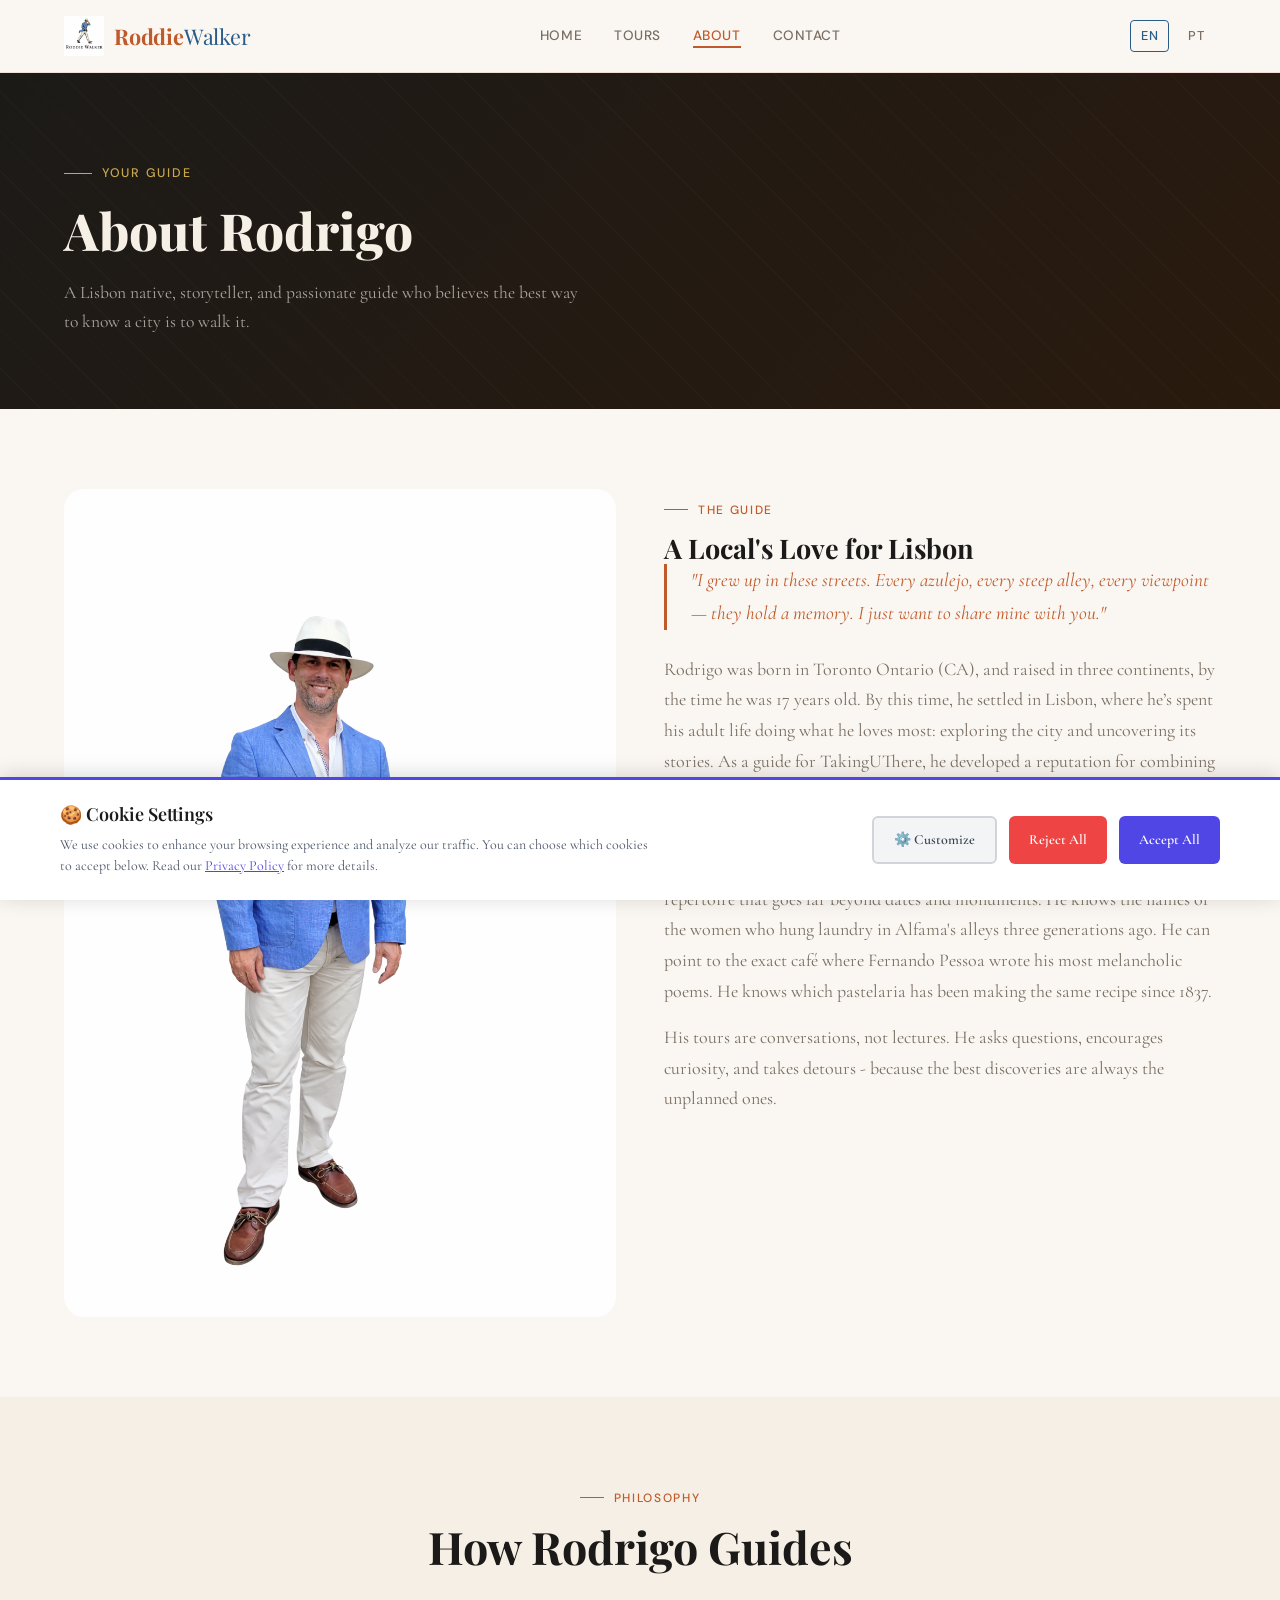
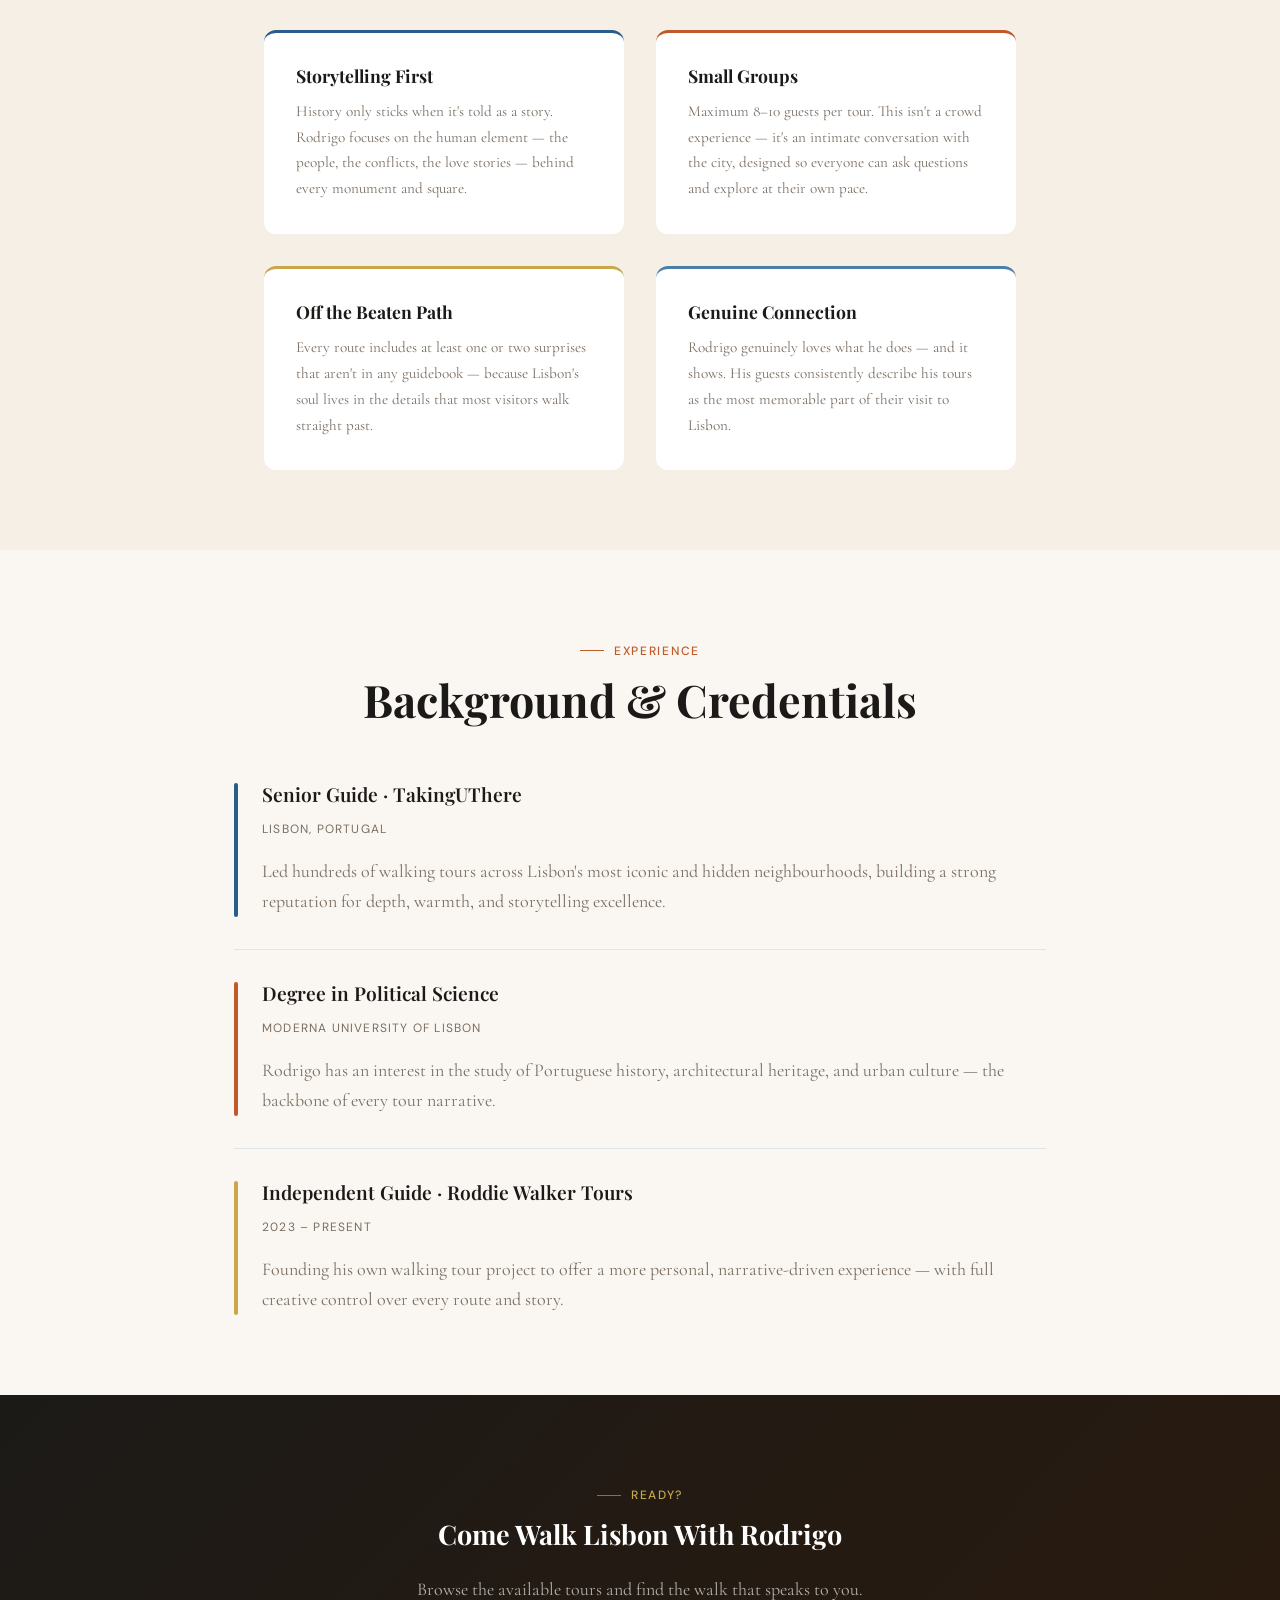
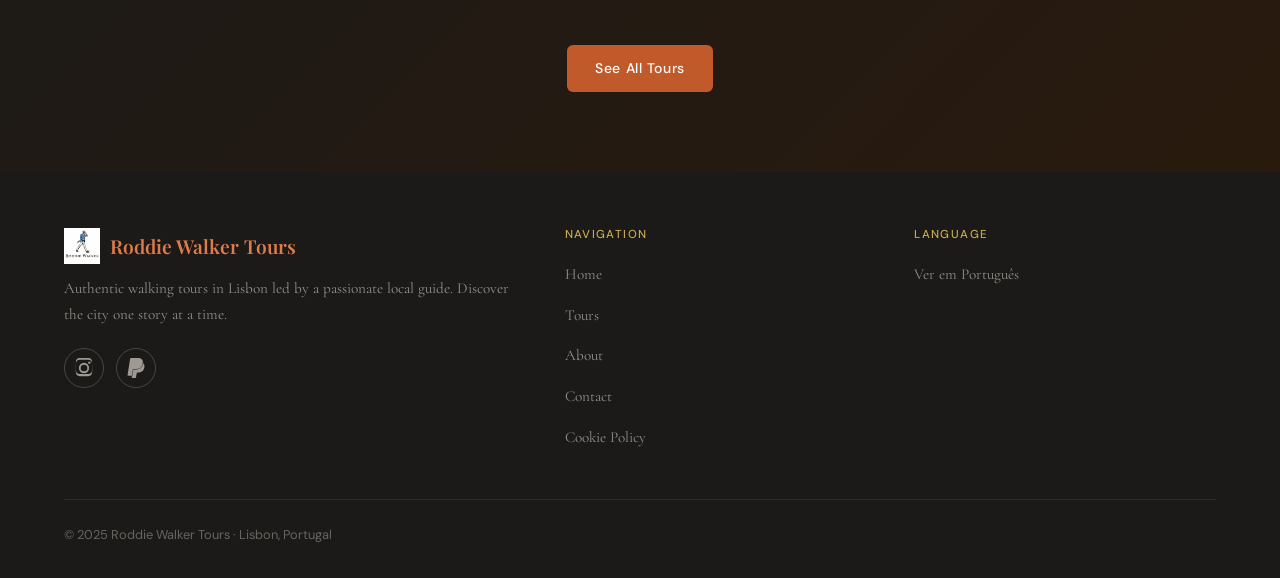
<file: en/about.html>
<!DOCTYPE html>
<html lang="en">
<head>
  <meta charset="UTF-8" />
  <meta name="viewport" content="width=device-width, initial-scale=1.0" />
  <title>About — Roddie Walker Tours Lisbon</title>
  <meta name="description" content="Meet Rodrigo, your local guide in Lisbon. Learn about his background, philosophy, and passion for storytelling through walking tours." />
  <link rel="icon" type="image/png" href="/assets/logo/favicon_512.png" />
  <link rel="stylesheet" href="/assets/css/styles.css" />
  <link rel="stylesheet" href="/assets/css/cookie-consent.css" />
</head>
<body>

  <header class="site-header">
    <nav class="nav container">
      <a href="/en/index.html" class="nav__logo-img">
        <img src="/assets/logo/favicon_512.png" alt="Roddie Walker Tours Logo" />
        <span class="nav__logo-text">Roddie<span>Walker</span></span>
      </a>

      <ul class="nav__links">
        <li><a href="/en/index.html">Home</a></li>
        <li><a href="/en/tours.html">Tours</a></li>
        <li><a href="/en/about.html" class="active">About</a></li>
        <li><a href="/en/contact.html">Contact</a></li>
      </ul>

      <div class="nav__lang">
        <a href="/en/about.html" class="active">EN</a>
        <a href="/pt/about.html">PT</a>
      </div>

      <button class="nav__toggle" id="nav-toggle" aria-label="Menu">
        <span></span><span></span><span></span>
      </button>
    </nav>

    <div id="nav-mobile" class="nav__mobile container">
      <ul class="nav__links">
        <li><a href="/en/index.html">Home</a></li>
        <li><a href="/en/tours.html">Tours</a></li>
        <li><a href="/en/about.html">About</a></li>
        <li><a href="/en/contact.html">Contact</a></li>
      </ul>
      <div class="nav__lang">
        <a href="/en/about.html" class="active">EN</a>
        <a href="/pt/about.html">PT</a>
      </div>
    </div>
  </header>

  <section class="page-hero">
    <div class="container page-hero__content">
      <p class="page-hero__eyebrow">Your Guide</p>
      <h1 class="page-hero__title">About Rodrigo</h1>
      <p class="page-hero__subtitle">A Lisbon native, storyteller, and passionate guide who believes the best way to know a city is to walk it.</p>
    </div>
  </section>

  <section class="section">
    <div class="container">
      <div class="about-grid">
        <div>
          <img src="/assets/photos/Rod-photo.png" alt="Rodrigo, your local guide in Lisbon" style="width:100%; height:auto; border-radius:var(--radius-lg); object-fit:cover;" />
        </div>
        <div class="about-text">
          <span class="eyebrow">The Guide</span>
          <h2>A Local's Love for Lisbon</h2>
          <blockquote>"I grew up in these streets. Every azulejo, every steep alley, every viewpoint — they hold a memory. I just want to share mine with you."</blockquote>
          <p>Rodrigo was born in Toronto Ontario (CA), and raised in three continents, by the time he was 17 years old. By this time, he settled in Lisbon, where he’s spent his adult life doing what he loves most: exploring the city and uncovering its stories. As a guide for TakingUThere, he developed a reputation for combining deep historical knowledge with genuine warmth and a storyteller's instinct for what makes history come alive.</p>
          <p>He studied Political Science in Lisbon, and has spent years building a repertoire that goes far beyond dates and monuments. He knows the names of the women who hung laundry in Alfama's alleys three generations ago. He can point to the exact café where Fernando Pessoa wrote his most melancholic poems. He knows which pastelaria has been making the same recipe since 1837.</p>
          <p>His tours are conversations, not lectures. He asks questions, encourages curiosity, and takes detours - because the best discoveries are always the unplanned ones.</p>
        </div>
      </div>
    </div>
  </section>

  <section class="section bg-cream">
    <div class="container" style="max-width:800px;">
      <div class="section-header">
        <span class="eyebrow">Philosophy</span>
        <h2>How Rodrigo Guides</h2>
      </div>
      <div style="display:grid;grid-template-columns:1fr 1fr;gap:2rem;">
        <div style="background:white;padding:2rem;border-radius:var(--radius-md);border-top:3px solid var(--azulejo);">
          <h3 style="font-family:var(--ff-display);font-size:1.1rem;margin-bottom:0.8rem;">Storytelling First</h3>
          <p style="font-size:0.95rem;color:var(--stone);margin:0;">History only sticks when it's told as a story. Rodrigo focuses on the human element — the people, the conflicts, the love stories — behind every monument and square.</p>
        </div>
        <div style="background:white;padding:2rem;border-radius:var(--radius-md);border-top:3px solid var(--terracotta);">
          <h3 style="font-family:var(--ff-display);font-size:1.1rem;margin-bottom:0.8rem;">Small Groups</h3>
          <p style="font-size:0.95rem;color:var(--stone);margin:0;">Maximum 8–10 guests per tour. This isn't a crowd experience — it's an intimate conversation with the city, designed so everyone can ask questions and explore at their own pace.</p>
        </div>
        <div style="background:white;padding:2rem;border-radius:var(--radius-md);border-top:3px solid var(--gold);">
          <h3 style="font-family:var(--ff-display);font-size:1.1rem;margin-bottom:0.8rem;">Off the Beaten Path</h3>
          <p style="font-size:0.95rem;color:var(--stone);margin:0;">Every route includes at least one or two surprises that aren't in any guidebook — because Lisbon's soul lives in the details that most visitors walk straight past.</p>
        </div>
        <div style="background:white;padding:2rem;border-radius:var(--radius-md);border-top:3px solid var(--azulejo-lt);">
          <h3 style="font-family:var(--ff-display);font-size:1.1rem;margin-bottom:0.8rem;">Genuine Connection</h3>
          <p style="font-size:0.95rem;color:var(--stone);margin:0;">Rodrigo genuinely loves what he does — and it shows. His guests consistently describe his tours as the most memorable part of their visit to Lisbon.</p>
        </div>
      </div>
    </div>
  </section>

  <section class="section">
    <div class="container" style="max-width:860px;">
      <div class="section-header">
        <span class="eyebrow">Experience</span>
        <h2>Background &amp; Credentials</h2>
      </div>
      <div style="display:flex;flex-direction:column;gap:2rem;">
        <div style="display:flex;gap:1.5rem;align-items:flex-start;padding-bottom:2rem;border-bottom:1px solid rgba(74,127,181,0.15);">
          <div style="width:4px;background:var(--azulejo);flex-shrink:0;align-self:stretch;border-radius:2px;"></div>
          <div>
            <h4 style="color:var(--charcoal);font-family:var(--ff-display);font-size:1.2rem;font-weight:600;margin-bottom:0.4rem;">Senior Guide · TakingUThere</h4>
            <span style="font-family:var(--ff-ui);font-size:0.75rem;color:var(--stone);letter-spacing:0.1em;text-transform:uppercase;">Lisbon, Portugal</span>
            <p style="margin-top:0.8rem;color:var(--stone);">Led hundreds of walking tours across Lisbon's most iconic and hidden neighbourhoods, building a strong reputation for depth, warmth, and storytelling excellence.</p>
          </div>
        </div>
        <div style="display:flex;gap:1.5rem;align-items:flex-start;padding-bottom:2rem;border-bottom:1px solid rgba(74,127,181,0.15);">
          <div style="width:4px;background:var(--terracotta);flex-shrink:0;align-self:stretch;border-radius:2px;"></div>
          <div>
            <h4 style="color:var(--charcoal);font-family:var(--ff-display);font-size:1.2rem;font-weight:600;margin-bottom:0.4rem;">Degree in Political Science</h4>
            <span style="font-family:var(--ff-ui);font-size:0.75rem;color:var(--stone);letter-spacing:0.1em;text-transform:uppercase;">Moderna University of Lisbon</span>
            <p style="margin-top:0.8rem;color:var(--stone);">Rodrigo has an interest in the study of Portuguese history, architectural heritage, and urban culture — the backbone of every tour narrative.</p>
          </div>
        </div>
        <div style="display:flex;gap:1.5rem;align-items:flex-start;">
          <div style="width:4px;background:var(--gold);flex-shrink:0;align-self:stretch;border-radius:2px;"></div>
          <div>
            <h4 style="color:var(--charcoal);font-family:var(--ff-display);font-size:1.2rem;font-weight:600;margin-bottom:0.4rem;">Independent Guide · Roddie Walker Tours</h4>
            <span style="font-family:var(--ff-ui);font-size:0.75rem;color:var(--stone);letter-spacing:0.1em;text-transform:uppercase;">2023 – Present</span>
            <p style="margin-top:0.8rem;color:var(--stone);">Founding his own walking tour project to offer a more personal, narrative-driven experience — with full creative control over every route and story.</p>
          </div>
        </div>
      </div>
    </div>
  </section>

  <section class="tile-accent-section">
    <div class="container" style="text-align:center;">
      <span class="eyebrow" style="color:var(--gold);">Ready?</span>
      <h2 style="color:white;max-width:500px;margin:0 auto 24px;">Come Walk Lisbon With Rodrigo</h2>
      <p style="color:rgba(255,255,255,0.65);max-width:460px;margin:0 auto 40px;">Browse the available tours and find the walk that speaks to you.</p>
      <a href="/en/tours.html" class="btn btn--primary">See All Tours</a>
    </div>
  </section>

  <footer class="site-footer">
    <div class="container">
      <div class="footer-grid">
        <div>
          <div class="footer-logo">
            <img src="/assets/logo/favicon_512.png" alt="Roddie Walker Tours Logo" />
            <span>Roddie Walker Tours</span>
          </div>
          <p class="footer__brand-desc">Authentic walking tours in Lisbon led by a passionate local guide. Discover the city one story at a time.</p>
          <div class="social-links">
            <a href="https://instagram.com/roddiewalker.tours" target="_blank" class="social-link" aria-label="Instagram">
              <svg xmlns="http://www.w3.org/2000/svg" viewBox="0 0 24 24" fill="currentColor">
                <path d="M12 2.163c3.204 0 3.584.012 4.85.07 1.366.062 2.633.336 3.608 1.311.975.975 1.249 2.242 1.311 3.608.058 1.266.07 1.646.07 4.85s-.012 3.584-.07 4.85c-.062 1.366-.336 2.633-1.311 3.608-.975.975-2.242 1.249-3.608 1.311-1.266.058-1.646.07-4.85.07s-3.584-.012-4.85-.07c-1.366-.062-2.633-.336-3.608-1.311-.975-.975-1.249-2.242-1.311-3.608-.058-1.266-.07-1.646-.07-4.85s.012-3.584.07-4.85c.062-1.366.336-2.633 1.311-3.608.975-.975 2.242-1.249 3.608-1.311 1.266-.058 1.646-.07 4.85-.07zM12 0C8.741 0 8.332.014 7.052.072 5.73.13 4.617.383 3.66 1.34 2.703 2.297 2.45 3.41 2.392 4.732 2.334 6.012 2.32 6.421 2.32 9.68s.014 3.668.072 4.948c.058 1.322.311 2.435 1.268 3.392.957.957 2.07 1.21 3.392 1.268 1.28.058 1.689.072 4.948.072s3.668-.014 4.948-.072c1.322-.058 2.435-.311 3.392-1.268.957-.957 1.21-2.07 1.268-3.392.058-1.28.072-1.689.072-4.948s-.014-3.668-.072-4.948c-.058-1.322-.311-2.435-1.268-3.392-.957-.957-2.07-1.21-3.392-1.268C15.668.014 15.259 0 12 0z"/>
                <path d="M12 5.838a6.162 6.162 0 1 0 0 12.324 6.162 6.162 0 0 0 0-12.324zM12 16a4 4 0 1 1 0-8 4 4 0 0 1 0 8z"/>
                <circle cx="18.406" cy="5.594" r="1.44"/>
              </svg>
            </a>
            <a href="https://www.paypal.com/cgi-bin/webscr?cmd=_xclick&business=roddiewalker.tours%40gmail.com&item_name=Tour+Payment&currency_code=EUR" target="_blank" class="social-link" aria-label="PayPal">
              <svg xmlns="http://www.w3.org/2000/svg" viewBox="0 0 24 24" fill="currentColor">
                <path d="M7.076 21.337H2.47a.641.641 0 0 1-.633-.74L4.944.901C5.026.382 5.474 0 5.998 0h7.46c2.57 0 4.578.543 5.69 1.81 1.01 1.15 1.304 2.42 1.012 4.287-.023.143-.047.288-.077.437-.983 5.05-4.349 6.797-8.647 6.797h-2.19c-.524 0-.968.382-1.05.9l-1.12 7.106zm14.146-14.42a3.35 3.35 0 0 0-.607-.541c-.013.076-.026.175-.041.254-.93 4.778-4.005 7.201-9.138 7.201h-2.19a.563.563 0 0 0-.556.479l-1.187 7.527h-.506l-.24 1.516a.56.56 0 0 0 .554.647h3.882c.46 0 .85-.334.922-.788.06-.26.76-4.852.816-5.09a.932.932 0 0 1 .923-.788h.58c3.76 0 6.705-1.528 7.565-5.946.36-1.847.174-3.388-.777-4.471z"/>
              </svg>
            </a>
          </div>
        </div>
        <div>
          <h4>Navigation</h4>
          <ul class="footer-links">
            <li><a href="/en/index.html">Home</a></li>
            <li><a href="/en/tours.html">Tours</a></li>
            <li><a href="/en/about.html">About</a></li>
            <li><a href="/en/contact.html">Contact</a></li>
            <li><a href="/en/privacy.html">Cookie Policy</a></li>
          </ul>
        </div>
        <div>
          <h4>Language</h4>
          <ul class="footer-links">
            <li><a href="/pt/about.html">Ver em Português</a></li>
          </ul>
        </div>
      </div>
      <div class="footer-bottom">
        <span>© 2025 Roddie Walker Tours · Lisbon, Portugal</span>
      </div>
    </div>
  </footer>

  <script src="/assets/js/cookie-consent.js"></script>
  <script src="/assets/js/scripts.js"></script>
  <script>
    const cookieConsent = new CookieConsentManager({
      analyticsScripts: [{ type: 'gtag', id: 'G-XXXXXXXXXX' }]
    });
    window.cookieConsent = cookieConsent;

    const toggle = document.getElementById('nav-toggle');
    const mobileMenu = document.getElementById('nav-mobile');
    if (toggle && mobileMenu) {
      toggle.addEventListener('click', () => {
        mobileMenu.classList.toggle('open');
        toggle.setAttribute('aria-expanded', mobileMenu.classList.contains('open'));
      });
    }
    const observer = new IntersectionObserver((entries) => {
      entries.forEach(entry => {
        if (entry.isIntersecting) {
          entry.target.classList.add('visible');
          observer.unobserve(entry.target);
        }
      });
    }, { threshold: 0.1 });
    document.querySelectorAll('.reveal').forEach(el => observer.observe(el));
  </script>
</body>
</html>
</file>
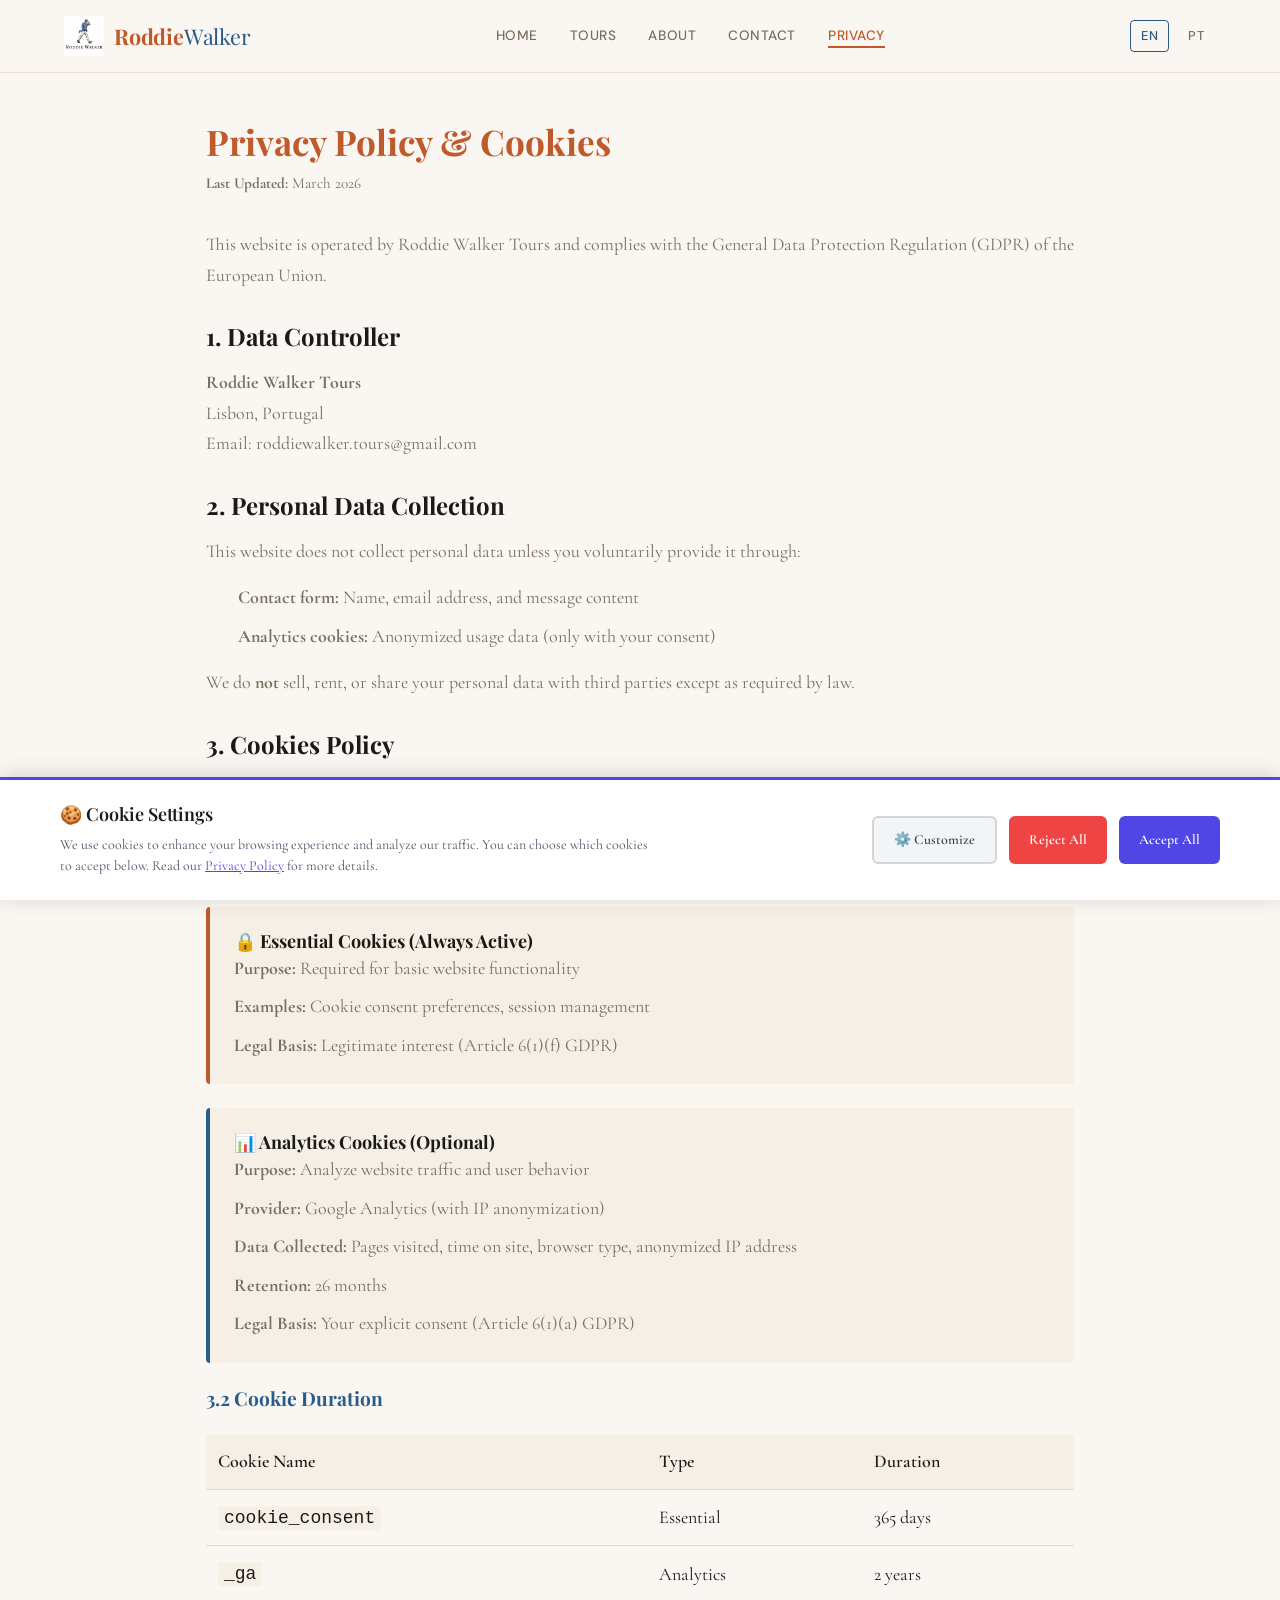
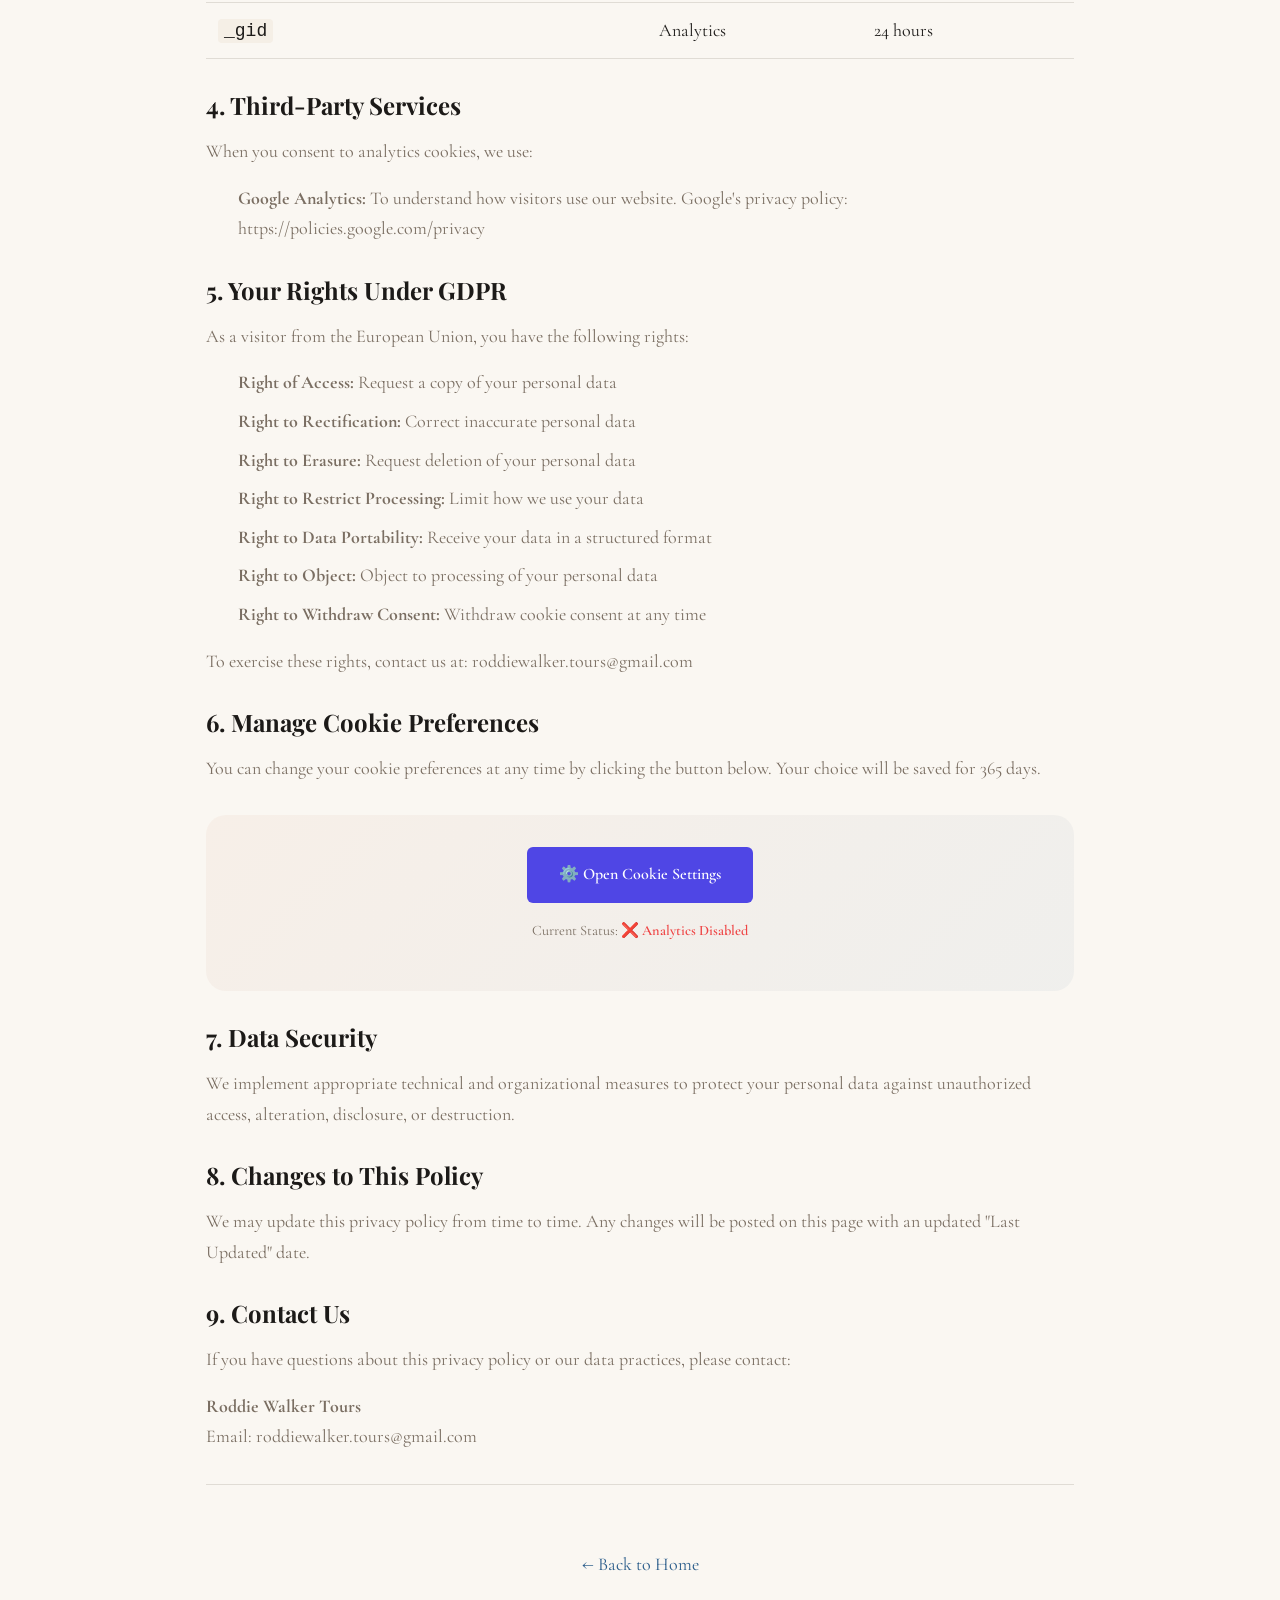
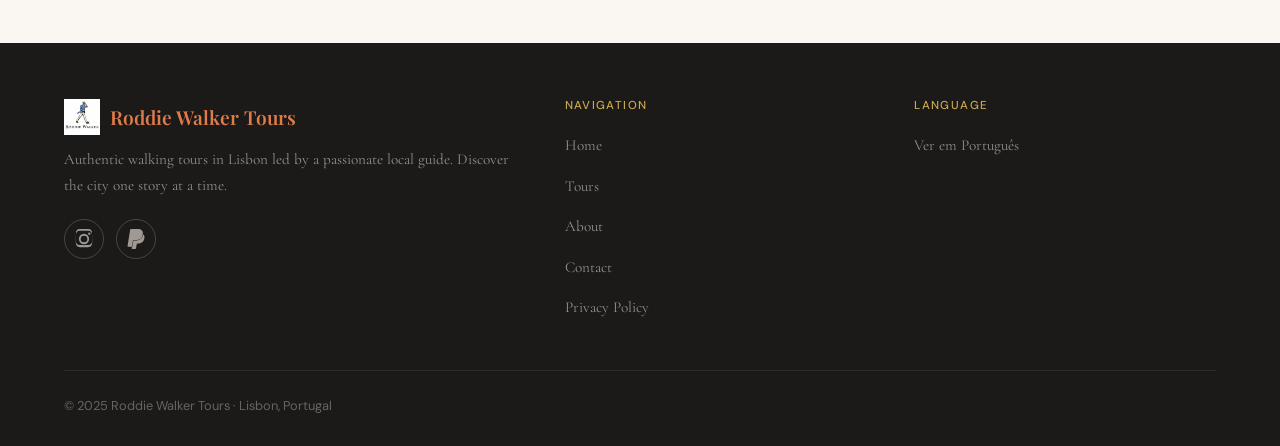
<file: en/privacy.html>
<!DOCTYPE html>
<html lang="en">
<head>
  <meta charset="UTF-8" />
  <meta name="viewport" content="width=device-width, initial-scale=1.0" />
  <title>Privacy Policy — Roddie Walker Tours</title>
  <meta name="description" content="Privacy policy and cookie management for Roddie Walker Tours website. Learn how your data is protected." />
  <link rel="icon" type="image/png" href="/assets/logo/favicon_512.png" />
  <link rel="stylesheet" href="/assets/css/styles.css" />
  <link rel="stylesheet" href="/assets/css/cookie-consent.css" />
  <style>
    .privacy-container {
      max-width: 900px;
      margin: 0 auto;
      padding: 3rem 1rem;
    }
    .privacy-container h1 {
      font-family: var(--ff-display);
      font-size: 2.2rem;
      color: var(--terracotta);
      margin-bottom: 0.5rem;
    }
    .privacy-container h2 {
      font-family: var(--ff-display);
      font-size: 1.5rem;
      color: var(--charcoal);
      margin: 2rem 0 1rem;
    }
    .privacy-container h3 {
      font-family: var(--ff-display);
      font-size: 1.2rem;
      color: var(--azulejo);
      margin: 1.5rem 0 0.8rem;
    }
    .privacy-container p {
      color: var(--stone);
      line-height: 1.7;
      margin-bottom: 1rem;
    }
    .privacy-container ul, .privacy-container ol {
      color: var(--stone);
      margin: 1rem 0 1rem 2rem;
    }
    .privacy-container li {
      margin-bottom: 0.5rem;
    }
    .privacy-container table {
      width: 100%;
      border-collapse: collapse;
      margin: 1.5rem 0;
    }
    .privacy-container th, .privacy-container td {
      padding: 12px;
      text-align: left;
      border-bottom: 1px solid rgba(122,110,98,0.2);
    }
    .privacy-container th {
      background: var(--cream);
      font-weight: 600;
    }
    .privacy-container code {
      background: var(--cream);
      padding: 2px 6px;
      border-radius: 4px;
      font-family: monospace;
    }
    .privacy-container hr {
      margin: 2rem 0;
      border: none;
      border-top: 1px solid rgba(122,110,98,0.2);
    }
    .cookie-settings-box {
      background: linear-gradient(135deg, rgba(192,90,42,0.05), rgba(42,92,138,0.05));
      padding: 2rem;
      border-radius: var(--radius-lg);
      text-align: center;
      margin: 2rem 0;
    }
    .back-link {
      display: inline-block;
      margin-top: 2rem;
      color: var(--azulejo);
      text-decoration: none;
    }
    .back-link:hover {
      text-decoration: underline;
    }
  </style>
</head>
<body>

  <header class="site-header">
    <nav class="nav container">
      <a href="/en/index.html" class="nav__logo-img">
        <img src="/assets/logo/favicon_512.png" alt="Roddie Walker Tours Logo" />
        <span class="nav__logo-text">Roddie<span>Walker</span></span>
      </a>

      <ul class="nav__links">
        <li><a href="/en/index.html">Home</a></li>
        <li><a href="/en/tours.html">Tours</a></li>
        <li><a href="/en/about.html">About</a></li>
        <li><a href="/en/contact.html">Contact</a></li>
        <li><a href="/en/privacy.html" class="active">Privacy</a></li>
      </ul>

      <div class="nav__lang">
        <a href="/en/privacy.html" class="active">EN</a>
        <a href="/pt/privacy.html">PT</a>
      </div>

      <button class="nav__toggle" id="nav-toggle" aria-label="Menu">
        <span></span><span></span><span></span>
      </button>
    </nav>

    <div id="nav-mobile" class="nav__mobile container">
      <ul class="nav__links">
        <li><a href="/en/index.html">Home</a></li>
        <li><a href="/en/tours.html">Tours</a></li>
        <li><a href="/en/about.html">About</a></li>
        <li><a href="/en/contact.html">Contact</a></li>
        <li><a href="/en/privacy.html">Privacy</a></li>
      </ul>
      <div class="nav__lang">
        <a href="/en/privacy.html" class="active">EN</a>
        <a href="/pt/privacy.html">PT</a>
      </div>
    </div>
  </header>

  <main class="privacy-container">
    <h1>Privacy Policy & Cookies</h1>
    
    <p style="color: var(--stone); font-size: 0.95rem; margin-bottom: 2rem;">
      <strong>Last Updated:</strong> March 2026
    </p>

    <p>
      This website is operated by Roddie Walker Tours and complies with the General Data Protection Regulation (GDPR) of the European Union.
    </p>

    <h2>1. Data Controller</h2>
    <p>
      <strong>Roddie Walker Tours</strong><br>
      Lisbon, Portugal<br>
      Email: <a href="mailto:roddiewalker.tours@gmail.com">roddiewalker.tours@gmail.com</a>
    </p>

    <h2>2. Personal Data Collection</h2>
    <p>
      This website does not collect personal data unless you voluntarily provide it through:
    </p>
    <ul>
      <li><strong>Contact form:</strong> Name, email address, and message content</li>
      <li><strong>Analytics cookies:</strong> Anonymized usage data (only with your consent)</li>
    </ul>
    <p>
      We do <strong>not</strong> sell, rent, or share your personal data with third parties except as required by law.
    </p>

    <h2>3. Cookies Policy</h2>
    <p>
      Cookies are small text files stored on your device when you visit our website. 
      We use cookies to improve your experience and analyze website performance.
    </p>

    <h3>3.1 Types of Cookies We Use</h3>
    
    <div style="background: var(--cream); border-left: 4px solid var(--terracotta); padding: 1.5rem; margin: 1.5rem 0; border-radius: 4px;">
      <h4 style="margin-top: 0;">🔒 Essential Cookies (Always Active)</h4>
      <p style="margin-bottom: 0.5rem;">
        <strong>Purpose:</strong> Required for basic website functionality
      </p>
      <p style="margin-bottom: 0.5rem;">
        <strong>Examples:</strong> Cookie consent preferences, session management
      </p>
      <p style="margin: 0;">
        <strong>Legal Basis:</strong> Legitimate interest (Article 6(1)(f) GDPR)
      </p>
    </div>

    <div style="background: var(--cream); border-left: 4px solid var(--azulejo); padding: 1.5rem; margin: 1.5rem 0; border-radius: 4px;">
      <h4 style="margin-top: 0;">📊 Analytics Cookies (Optional)</h4>
      <p style="margin-bottom: 0.5rem;">
        <strong>Purpose:</strong> Analyze website traffic and user behavior
      </p>
      <p style="margin-bottom: 0.5rem;">
        <strong>Provider:</strong> Google Analytics (with IP anonymization)
      </p>
      <p style="margin-bottom: 0.5rem;">
        <strong>Data Collected:</strong> Pages visited, time on site, browser type, anonymized IP address
      </p>
      <p style="margin-bottom: 0.5rem;">
        <strong>Retention:</strong> 26 months
      </p>
      <p style="margin: 0;">
        <strong>Legal Basis:</strong> Your explicit consent (Article 6(1)(a) GDPR)
      </p>
    </div>

    <h3>3.2 Cookie Duration</h3>
    <table>
      <thead>
        <tr>
          <th>Cookie Name</th>
          <th>Type</th>
          <th>Duration</th>
        </tr>
      </thead>
      <tbody>
        <tr>
          <td><code>cookie_consent</code></td>
          <td>Essential</td>
          <td>365 days</td>
        </tr>
        <tr>
          <td><code>_ga</code></td>
          <td>Analytics</td>
          <td>2 years</td>
        </tr>
        <tr>
          <td><code>_gid</code></td>
          <td>Analytics</td>
          <td>24 hours</td>
        </tr>
      </tbody>
    </table>

    <h2>4. Third-Party Services</h2>
    <p>
      When you consent to analytics cookies, we use:
    </p>
    <ul>
      <li>
        <strong>Google Analytics:</strong> To understand how visitors use our website. 
        Google's privacy policy: <a href="https://policies.google.com/privacy" target="_blank">https://policies.google.com/privacy</a>
      </li>
    </ul>

    <h2>5. Your Rights Under GDPR</h2>
    <p>As a visitor from the European Union, you have the following rights:</p>
    <ul>
      <li><strong>Right of Access:</strong> Request a copy of your personal data</li>
      <li><strong>Right to Rectification:</strong> Correct inaccurate personal data</li>
      <li><strong>Right to Erasure:</strong> Request deletion of your personal data</li>
      <li><strong>Right to Restrict Processing:</strong> Limit how we use your data</li>
      <li><strong>Right to Data Portability:</strong> Receive your data in a structured format</li>
      <li><strong>Right to Object:</strong> Object to processing of your personal data</li>
      <li><strong>Right to Withdraw Consent:</strong> Withdraw cookie consent at any time</li>
    </ul>
    <p>
      To exercise these rights, contact us at: 
      <a href="mailto:roddiewalker.tours@gmail.com">roddiewalker.tours@gmail.com</a>
    </p>

    <h2>6. Manage Cookie Preferences</h2>
    <p>
      You can change your cookie preferences at any time by clicking the button below. 
      Your choice will be saved for 365 days.
    </p>

    <div class="cookie-settings-box">
      <button class="cookie-btn cookie-btn-primary" onclick="if(window.cookieConsent) window.cookieConsent.showSettings()" style="padding: 14px 32px; font-size: 16px; cursor: pointer;">
        ⚙️ Open Cookie Settings
      </button>
      
      <p style="margin-top: 1rem; font-size: 0.9rem; color: var(--stone);">
        Current Status: 
        <span id="cookie-status" style="font-weight: 600;"></span>
      </p>
    </div>

    <h2>7. Data Security</h2>
    <p>
      We implement appropriate technical and organizational measures to protect your personal data against 
      unauthorized access, alteration, disclosure, or destruction.
    </p>

    <h2>8. Changes to This Policy</h2>
    <p>
      We may update this privacy policy from time to time. Any changes will be posted on this page with 
      an updated "Last Updated" date.
    </p>

    <h2>9. Contact Us</h2>
    <p>
      If you have questions about this privacy policy or our data practices, please contact:
    </p>
    <p>
      <strong>Roddie Walker Tours</strong><br>
      Email: <a href="mailto:roddiewalker.tours@gmail.com">roddiewalker.tours@gmail.com</a>
    </p>

    <hr>

    <p style="text-align: center;">
      <a href="/en/index.html" class="back-link">← Back to Home</a>
    </p>

  </main>

  <footer class="site-footer">
    <div class="container">
      <div class="footer-grid">
        <div>
          <div class="footer-logo">
            <img src="/assets/logo/favicon_512.png" alt="Roddie Walker Tours Logo" />
            <span>Roddie Walker Tours</span>
          </div>
          <p class="footer__brand-desc">Authentic walking tours in Lisbon led by a passionate local guide. Discover the city one story at a time.</p>
          <div class="social-links">
            <a href="https://instagram.com/roddiewalker.tours" target="_blank" class="social-link" aria-label="Instagram">
              <svg xmlns="http://www.w3.org/2000/svg" viewBox="0 0 24 24" fill="currentColor">
                <path d="M12 2.163c3.204 0 3.584.012 4.85.07 1.366.062 2.633.336 3.608 1.311.975.975 1.249 2.242 1.311 3.608.058 1.266.07 1.646.07 4.85s-.012 3.584-.07 4.85c-.062 1.366-.336 2.633-1.311 3.608-.975.975-2.242 1.249-3.608 1.311-1.266.058-1.646.07-4.85.07s-3.584-.012-4.85-.07c-1.366-.062-2.633-.336-3.608-1.311-.975-.975-1.249-2.242-1.311-3.608-.058-1.266-.07-1.646-.07-4.85s.012-3.584.07-4.85c.062-1.366.336-2.633 1.311-3.608.975-.975 2.242-1.249 3.608-1.311 1.266-.058 1.646-.07 4.85-.07zM12 0C8.741 0 8.332.014 7.052.072 5.73.13 4.617.383 3.66 1.34 2.703 2.297 2.45 3.41 2.392 4.732 2.334 6.012 2.32 6.421 2.32 9.68s.014 3.668.072 4.948c.058 1.322.311 2.435 1.268 3.392.957.957 2.07 1.21 3.392 1.268 1.28.058 1.689.072 4.948.072s3.668-.014 4.948-.072c1.322-.058 2.435-.311 3.392-1.268.957-.957 1.21-2.07 1.268-3.392.058-1.28.072-1.689.072-4.948s-.014-3.668-.072-4.948c-.058-1.322-.311-2.435-1.268-3.392-.957-.957-2.07-1.21-3.392-1.268C15.668.014 15.259 0 12 0z"/>
                <path d="M12 5.838a6.162 6.162 0 1 0 0 12.324 6.162 6.162 0 0 0 0-12.324zM12 16a4 4 0 1 1 0-8 4 4 0 0 1 0 8z"/>
                <circle cx="18.406" cy="5.594" r="1.44"/>
              </svg>
            </a>
            <a href="https://www.paypal.com/cgi-bin/webscr?cmd=_xclick&business=roddiewalker.tours%40gmail.com&item_name=Tour+Payment&currency_code=EUR" target="_blank" class="social-link" aria-label="PayPal">
              <svg xmlns="http://www.w3.org/2000/svg" viewBox="0 0 24 24" fill="currentColor">
                <path d="M7.076 21.337H2.47a.641.641 0 0 1-.633-.74L4.944.901C5.026.382 5.474 0 5.998 0h7.46c2.57 0 4.578.543 5.69 1.81 1.01 1.15 1.304 2.42 1.012 4.287-.023.143-.047.288-.077.437-.983 5.05-4.349 6.797-8.647 6.797h-2.19c-.524 0-.968.382-1.05.9l-1.12 7.106zm14.146-14.42a3.35 3.35 0 0 0-.607-.541c-.013.076-.026.175-.041.254-.93 4.778-4.005 7.201-9.138 7.201h-2.19a.563.563 0 0 0-.556.479l-1.187 7.527h-.506l-.24 1.516a.56.56 0 0 0 .554.647h3.882c.46 0 .85-.334.922-.788.06-.26.76-4.852.816-5.09a.932.932 0 0 1 .923-.788h.58c3.76 0 6.705-1.528 7.565-5.946.36-1.847.174-3.388-.777-4.471z"/>
              </svg>
            </a>
          </div>
        </div>
        <div>
          <h4>Navigation</h4>
          <ul class="footer-links">
            <li><a href="/en/index.html">Home</a></li>
            <li><a href="/en/tours.html">Tours</a></li>
            <li><a href="/en/about.html">About</a></li>
            <li><a href="/en/contact.html">Contact</a></li>
            <li><a href="/en/privacy.html">Privacy Policy</a></li>
          </ul>
        </div>
        <div>
          <h4>Language</h4>
          <ul class="footer-links">
            <li><a href="/pt/privacy.html">Ver em Português</a></li>
          </ul>
        </div>
      </div>
      <div class="footer-bottom">
        <span>© 2025 Roddie Walker Tours · Lisbon, Portugal</span>
      </div>
    </div>
  </footer>

  <script src="/assets/js/cookie-consent.js"></script>
  <script src="/assets/js/scripts.js"></script>
  <script>
    const cookieConsent = new CookieConsentManager({
      analyticsScripts: [{ type: 'gtag', id: 'G-XXXXXXXXXX' }]
    });
    window.cookieConsent = cookieConsent;

    function updateCookieStatus() {
      const statusElement = document.getElementById('cookie-status');
      if (statusElement && cookieConsent) {
        const hasAnalytics = cookieConsent.hasConsent('analytics');
        if (hasAnalytics) {
          statusElement.textContent = '✅ Analytics Enabled';
          statusElement.style.color = '#10B981';
        } else {
          statusElement.textContent = '❌ Analytics Disabled';
          statusElement.style.color = '#EF4444';
        }
      }
    }

    updateCookieStatus();

    const originalShowSettings = cookieConsent.showSettings.bind(cookieConsent);
    cookieConsent.showSettings = function() {
      originalShowSettings();
      setTimeout(() => {
        const settingsPanel = document.getElementById('cookie-settings-panel');
        if (settingsPanel) {
          settingsPanel.addEventListener('click', (e) => {
            if (e.target.classList.contains('cookie-settings-overlay') || 
                (e.target.textContent && e.target.textContent.includes('Save'))) {
              setTimeout(updateCookieStatus, 300);
            }
          });
        }
      }, 100);
    };

    const toggle = document.getElementById('nav-toggle');
    const mobileMenu = document.getElementById('nav-mobile');
    if (toggle && mobileMenu) {
      toggle.addEventListener('click', () => {
        mobileMenu.classList.toggle('open');
        toggle.setAttribute('aria-expanded', mobileMenu.classList.contains('open'));
      });
    }
  </script>
</body>
</html>
</file>
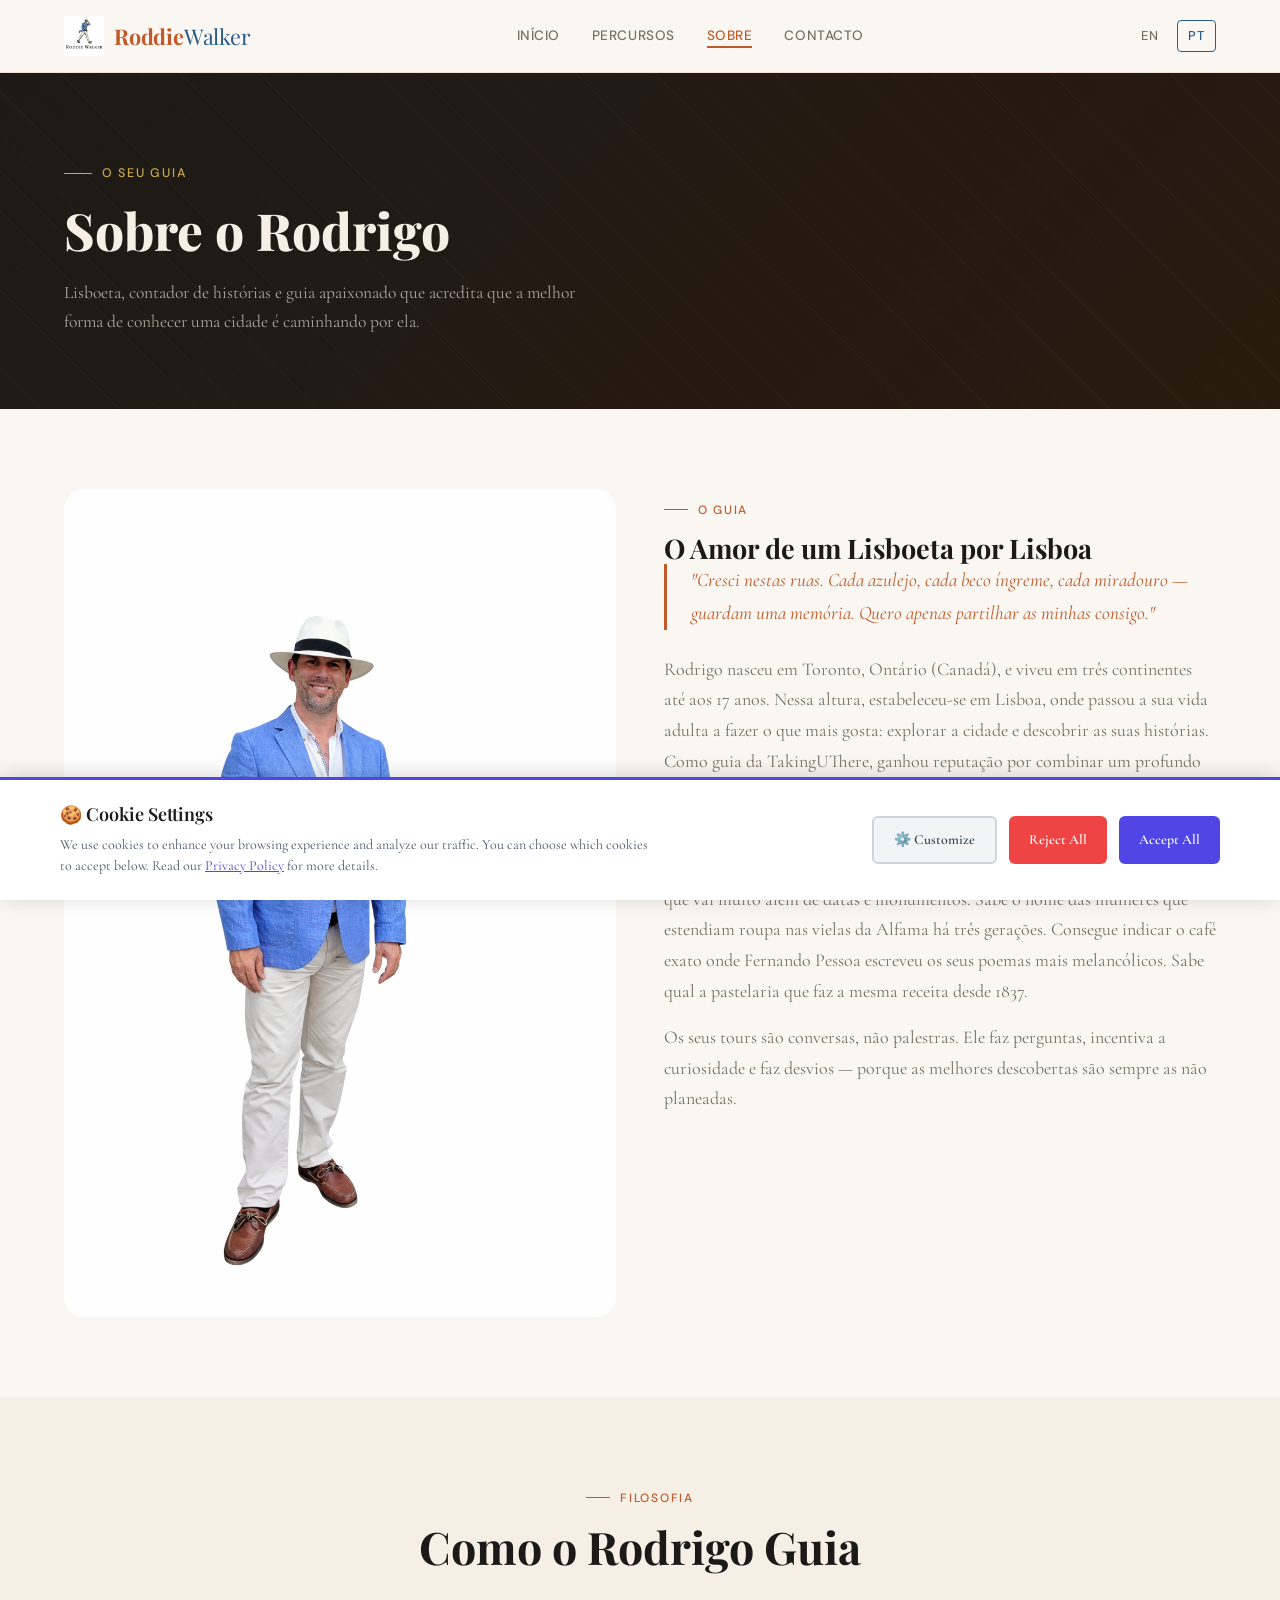
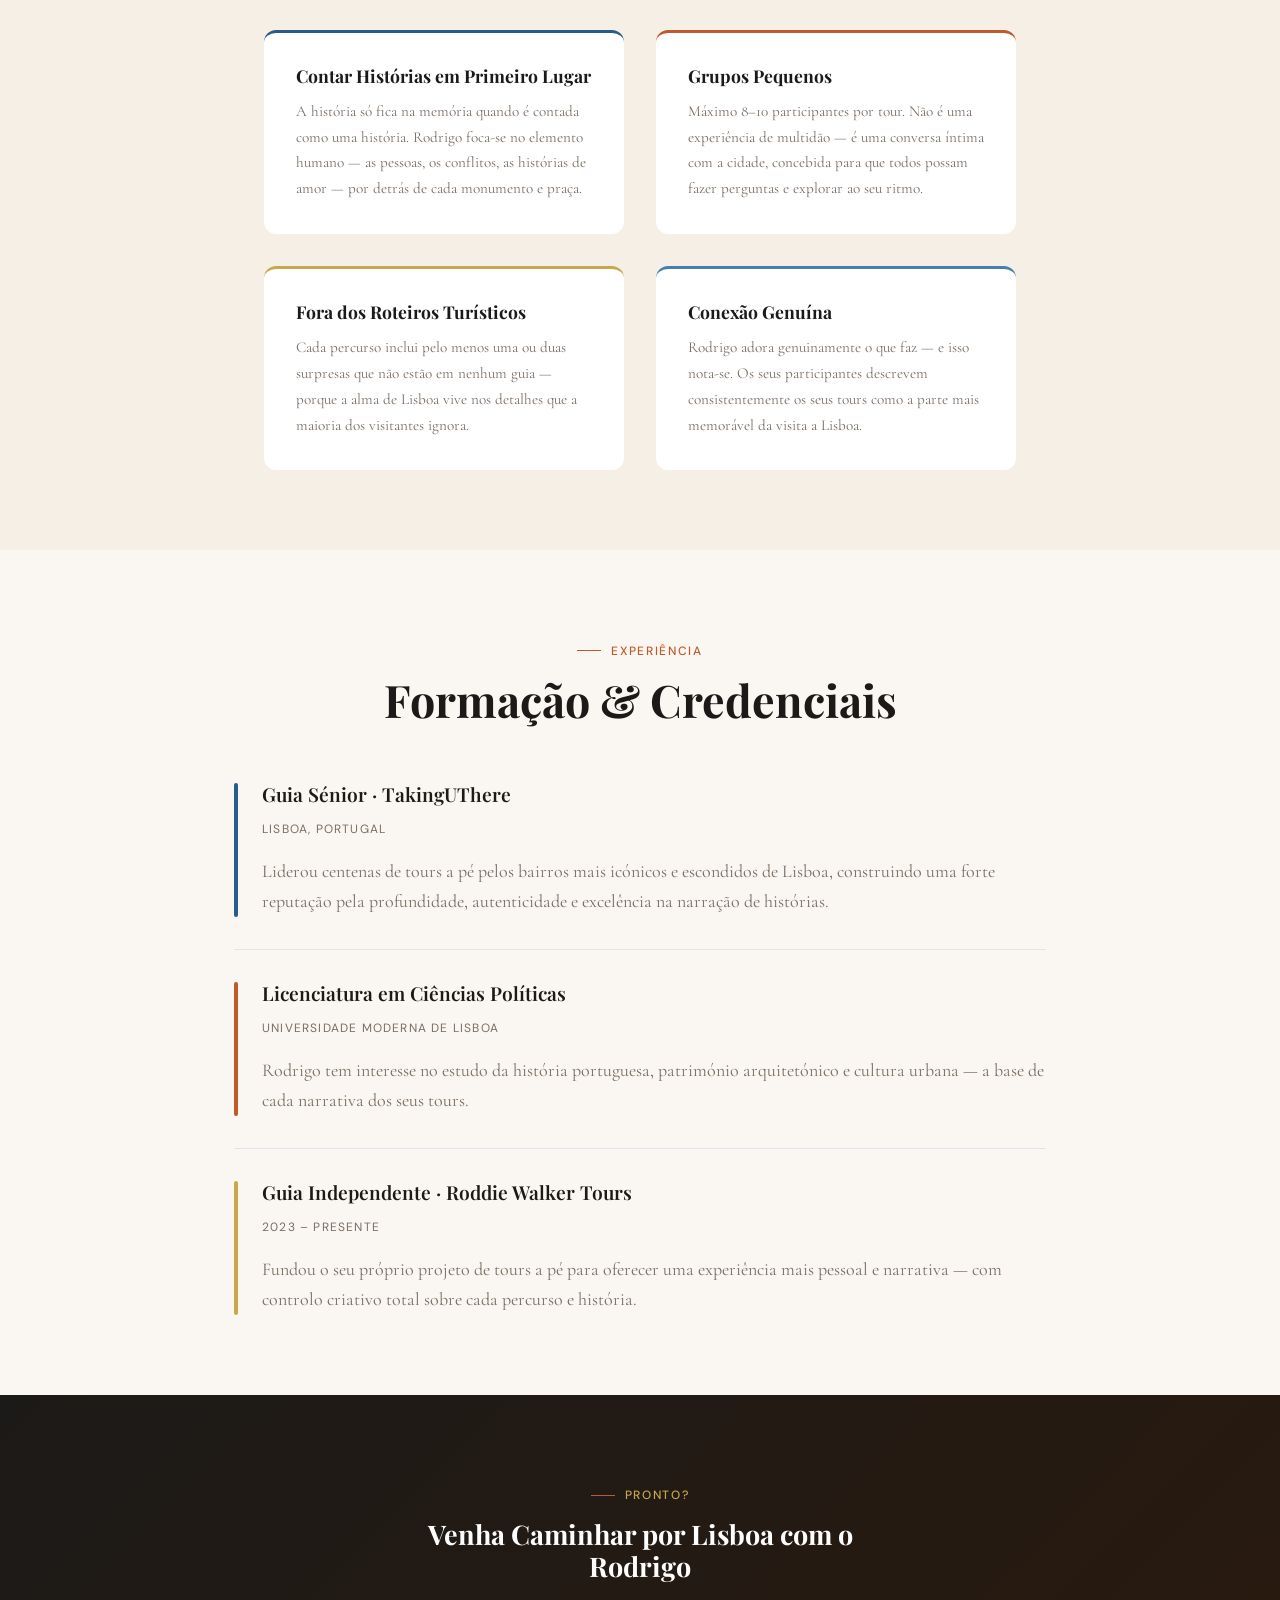
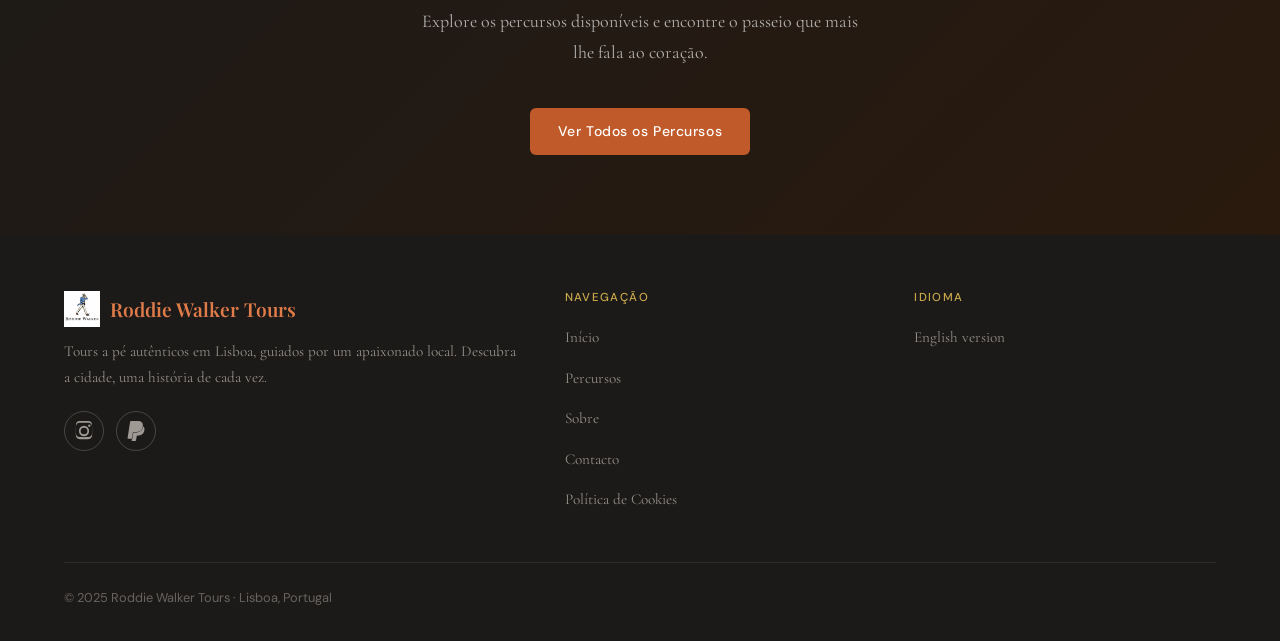
<file: pt/about.html>
<!DOCTYPE html>
<html lang="pt">
<head>
  <meta charset="UTF-8" />
  <meta name="viewport" content="width=device-width, initial-scale=1.0" />
  <title>Sobre — Roddie Walker Tours Lisboa</title>
  <meta name="description" content="Conheça o Rodrigo, o seu guia local em Lisboa. Saiba mais sobre a sua história, filosofia e paixão por contar histórias através de tours a pé." />
  <link rel="icon" type="image/png" href="/assets/logo/favicon_512.png" />
  <link rel="stylesheet" href="/assets/css/styles.css" />
  <link rel="stylesheet" href="/assets/css/cookie-consent.css" />
</head>
<body>

  <header class="site-header">
    <nav class="nav container">
      <a href="/pt/index.html" class="nav__logo-img">
        <img src="/assets/logo/favicon_512.png" alt="Roddie Walker Tours Logo" />
        <span class="nav__logo-text">Roddie<span>Walker</span></span>
      </a>

      <ul class="nav__links">
        <li><a href="/pt/index.html">Início</a></li>
        <li><a href="/pt/tours.html">Percursos</a></li>
        <li><a href="/pt/about.html" class="active">Sobre</a></li>
        <li><a href="/pt/contact.html">Contacto</a></li>
      </ul>

      <div class="nav__lang">
        <a href="/en/about.html">EN</a>
        <a href="/pt/about.html" class="active">PT</a>
      </div>

      <button class="nav__toggle" id="nav-toggle" aria-label="Menu">
        <span></span><span></span><span></span>
      </button>
    </nav>

    <div id="nav-mobile" class="nav__mobile container">
      <ul class="nav__links">
        <li><a href="/pt/index.html">Início</a></li>
        <li><a href="/pt/tours.html">Percursos</a></li>
        <li><a href="/pt/about.html">Sobre</a></li>
        <li><a href="/pt/contact.html">Contacto</a></li>
      </ul>
      <div class="nav__lang">
        <a href="/en/about.html">EN</a>
        <a href="/pt/about.html" class="active">PT</a>
      </div>
    </div>
  </header>

  <section class="page-hero">
    <div class="container page-hero__content">
      <p class="page-hero__eyebrow">O Seu Guia</p>
      <h1 class="page-hero__title">Sobre o Rodrigo</h1>
      <p class="page-hero__subtitle">Lisboeta, contador de histórias e guia apaixonado que acredita que a melhor forma de conhecer uma cidade é caminhando por ela.</p>
    </div>
  </section>

  <section class="section">
    <div class="container">
      <div class="about-grid">
        <div>
          <img src="/assets/photos/Rod-photo.png" alt="Rodrigo, guia local em Lisboa" style="width:100%; height:auto; border-radius:var(--radius-lg); object-fit:cover;" />
        </div>
        <div class="about-text">
          <span class="eyebrow">O Guia</span>
          <h2>O Amor de um Lisboeta por Lisboa</h2>
          <blockquote>"Cresci nestas ruas. Cada azulejo, cada beco íngreme, cada miradouro — guardam uma memória. Quero apenas partilhar as minhas consigo."</blockquote>
          <p>Rodrigo nasceu em Toronto, Ontário (Canadá), e viveu em três continentes até aos 17 anos. Nessa altura, estabeleceu-se em Lisboa, onde passou a sua vida adulta a fazer o que mais gosta: explorar a cidade e descobrir as suas histórias. Como guia da TakingUThere, ganhou reputação por combinar um profundo conhecimento histórico com uma genuína simpatia e um instinto de contador de histórias que dá vida à história.</p>
          <p>Estudou Ciências Políticas em Lisboa e passou anos a construir um repertório que vai muito além de datas e monumentos. Sabe o nome das mulheres que estendiam roupa nas vielas da Alfama há três gerações. Consegue indicar o café exato onde Fernando Pessoa escreveu os seus poemas mais melancólicos. Sabe qual a pastelaria que faz a mesma receita desde 1837.</p>
          <p>Os seus tours são conversas, não palestras. Ele faz perguntas, incentiva a curiosidade e faz desvios — porque as melhores descobertas são sempre as não planeadas.</p>
        </div>
      </div>
    </div>
  </section>

  <section class="section bg-cream">
    <div class="container" style="max-width:800px;">
      <div class="section-header">
        <span class="eyebrow">Filosofia</span>
        <h2>Como o Rodrigo Guia</h2>
      </div>
      <div style="display:grid;grid-template-columns:1fr 1fr;gap:2rem;">
        <div style="background:white;padding:2rem;border-radius:var(--radius-md);border-top:3px solid var(--azulejo);">
          <h3 style="font-family:var(--ff-display);font-size:1.1rem;margin-bottom:0.8rem;">Contar Histórias em Primeiro Lugar</h3>
          <p style="font-size:0.95rem;color:var(--stone);margin:0;">A história só fica na memória quando é contada como uma história. Rodrigo foca-se no elemento humano — as pessoas, os conflitos, as histórias de amor — por detrás de cada monumento e praça.</p>
        </div>
        <div style="background:white;padding:2rem;border-radius:var(--radius-md);border-top:3px solid var(--terracotta);">
          <h3 style="font-family:var(--ff-display);font-size:1.1rem;margin-bottom:0.8rem;">Grupos Pequenos</h3>
          <p style="font-size:0.95rem;color:var(--stone);margin:0;">Máximo 8–10 participantes por tour. Não é uma experiência de multidão — é uma conversa íntima com a cidade, concebida para que todos possam fazer perguntas e explorar ao seu ritmo.</p>
        </div>
        <div style="background:white;padding:2rem;border-radius:var(--radius-md);border-top:3px solid var(--gold);">
          <h3 style="font-family:var(--ff-display);font-size:1.1rem;margin-bottom:0.8rem;">Fora dos Roteiros Turísticos</h3>
          <p style="font-size:0.95rem;color:var(--stone);margin:0;">Cada percurso inclui pelo menos uma ou duas surpresas que não estão em nenhum guia — porque a alma de Lisboa vive nos detalhes que a maioria dos visitantes ignora.</p>
        </div>
        <div style="background:white;padding:2rem;border-radius:var(--radius-md);border-top:3px solid var(--azulejo-lt);">
          <h3 style="font-family:var(--ff-display);font-size:1.1rem;margin-bottom:0.8rem;">Conexão Genuína</h3>
          <p style="font-size:0.95rem;color:var(--stone);margin:0;">Rodrigo adora genuinamente o que faz — e isso nota-se. Os seus participantes descrevem consistentemente os seus tours como a parte mais memorável da visita a Lisboa.</p>
        </div>
      </div>
    </div>
  </section>

  <section class="section">
    <div class="container" style="max-width:860px;">
      <div class="section-header">
        <span class="eyebrow">Experiência</span>
        <h2>Formação & Credenciais</h2>
      </div>
      <div style="display:flex;flex-direction:column;gap:2rem;">
        <div style="display:flex;gap:1.5rem;align-items:flex-start;padding-bottom:2rem;border-bottom:1px solid rgba(74,127,181,0.15);">
          <div style="width:4px;background:var(--azulejo);flex-shrink:0;align-self:stretch;border-radius:2px;"></div>
          <div>
            <h4 style="color:var(--charcoal);font-family:var(--ff-display);font-size:1.2rem;font-weight:600;margin-bottom:0.4rem;">Guia Sénior · TakingUThere</h4>
            <span style="font-family:var(--ff-ui);font-size:0.75rem;color:var(--stone);letter-spacing:0.1em;text-transform:uppercase;">Lisboa, Portugal</span>
            <p style="margin-top:0.8rem;color:var(--stone);">Liderou centenas de tours a pé pelos bairros mais icónicos e escondidos de Lisboa, construindo uma forte reputação pela profundidade, autenticidade e excelência na narração de histórias.</p>
          </div>
        </div>
        <div style="display:flex;gap:1.5rem;align-items:flex-start;padding-bottom:2rem;border-bottom:1px solid rgba(74,127,181,0.15);">
          <div style="width:4px;background:var(--terracotta);flex-shrink:0;align-self:stretch;border-radius:2px;"></div>
          <div>
            <h4 style="color:var(--charcoal);font-family:var(--ff-display);font-size:1.2rem;font-weight:600;margin-bottom:0.4rem;">Licenciatura em Ciências Políticas</h4>
            <span style="font-family:var(--ff-ui);font-size:0.75rem;color:var(--stone);letter-spacing:0.1em;text-transform:uppercase;">Universidade Moderna de Lisboa</span>
            <p style="margin-top:0.8rem;color:var(--stone);">Rodrigo tem interesse no estudo da história portuguesa, património arquitetónico e cultura urbana — a base de cada narrativa dos seus tours.</p>
          </div>
        </div>
        <div style="display:flex;gap:1.5rem;align-items:flex-start;">
          <div style="width:4px;background:var(--gold);flex-shrink:0;align-self:stretch;border-radius:2px;"></div>
          <div>
            <h4 style="color:var(--charcoal);font-family:var(--ff-display);font-size:1.2rem;font-weight:600;margin-bottom:0.4rem;">Guia Independente · Roddie Walker Tours</h4>
            <span style="font-family:var(--ff-ui);font-size:0.75rem;color:var(--stone);letter-spacing:0.1em;text-transform:uppercase;">2023 – Presente</span>
            <p style="margin-top:0.8rem;color:var(--stone);">Fundou o seu próprio projeto de tours a pé para oferecer uma experiência mais pessoal e narrativa — com controlo criativo total sobre cada percurso e história.</p>
          </div>
        </div>
      </div>
    </div>
  </section>

  <section class="tile-accent-section">
    <div class="container" style="text-align:center;">
      <span class="eyebrow" style="color:var(--gold);">Pronto?</span>
      <h2 style="color:white;max-width:500px;margin:0 auto 24px;">Venha Caminhar por Lisboa com o Rodrigo</h2>
      <p style="color:rgba(255,255,255,0.65);max-width:460px;margin:0 auto 40px;">Explore os percursos disponíveis e encontre o passeio que mais lhe fala ao coração.</p>
      <a href="/pt/tours.html" class="btn btn--primary">Ver Todos os Percursos</a>
    </div>
  </section>

  <footer class="site-footer">
    <div class="container">
      <div class="footer-grid">
        <div>
          <div class="footer-logo">
            <img src="/assets/logo/favicon_512.png" alt="Roddie Walker Tours Logo" />
            <span>Roddie Walker Tours</span>
          </div>
          <p class="footer__brand-desc">Tours a pé autênticos em Lisboa, guiados por um apaixonado local. Descubra a cidade, uma história de cada vez.</p>
          <div class="social-links">
            <a href="https://instagram.com/roddiewalker.tours" target="_blank" class="social-link" aria-label="Instagram">
              <svg xmlns="http://www.w3.org/2000/svg" viewBox="0 0 24 24" fill="currentColor">
                <path d="M12 2.163c3.204 0 3.584.012 4.85.07 1.366.062 2.633.336 3.608 1.311.975.975 1.249 2.242 1.311 3.608.058 1.266.07 1.646.07 4.85s-.012 3.584-.07 4.85c-.062 1.366-.336 2.633-1.311 3.608-.975.975-2.242 1.249-3.608 1.311-1.266.058-1.646.07-4.85.07s-3.584-.012-4.85-.07c-1.366-.062-2.633-.336-3.608-1.311-.975-.975-1.249-2.242-1.311-3.608-.058-1.266-.07-1.646-.07-4.85s.012-3.584.07-4.85c.062-1.366.336-2.633 1.311-3.608.975-.975 2.242-1.249 3.608-1.311 1.266-.058 1.646-.07 4.85-.07zM12 0C8.741 0 8.332.014 7.052.072 5.73.13 4.617.383 3.66 1.34 2.703 2.297 2.45 3.41 2.392 4.732 2.334 6.012 2.32 6.421 2.32 9.68s.014 3.668.072 4.948c.058 1.322.311 2.435 1.268 3.392.957.957 2.07 1.21 3.392 1.268 1.28.058 1.689.072 4.948.072s3.668-.014 4.948-.072c1.322-.058 2.435-.311 3.392-1.268.957-.957 1.21-2.07 1.268-3.392.058-1.28.072-1.689.072-4.948s-.014-3.668-.072-4.948c-.058-1.322-.311-2.435-1.268-3.392-.957-.957-2.07-1.21-3.392-1.268C15.668.014 15.259 0 12 0z"/>
                <path d="M12 5.838a6.162 6.162 0 1 0 0 12.324 6.162 6.162 0 0 0 0-12.324zM12 16a4 4 0 1 1 0-8 4 4 0 0 1 0 8z"/>
                <circle cx="18.406" cy="5.594" r="1.44"/>
              </svg>
            </a>
            <a href="https://www.paypal.com/cgi-bin/webscr?cmd=_xclick&business=roddiewalker.tours%40gmail.com&item_name=Tour+Payment&currency_code=EUR" target="_blank" class="social-link" aria-label="PayPal">
              <svg xmlns="http://www.w3.org/2000/svg" viewBox="0 0 24 24" fill="currentColor">
                <path d="M7.076 21.337H2.47a.641.641 0 0 1-.633-.74L4.944.901C5.026.382 5.474 0 5.998 0h7.46c2.57 0 4.578.543 5.69 1.81 1.01 1.15 1.304 2.42 1.012 4.287-.023.143-.047.288-.077.437-.983 5.05-4.349 6.797-8.647 6.797h-2.19c-.524 0-.968.382-1.05.9l-1.12 7.106zm14.146-14.42a3.35 3.35 0 0 0-.607-.541c-.013.076-.026.175-.041.254-.93 4.778-4.005 7.201-9.138 7.201h-2.19a.563.563 0 0 0-.556.479l-1.187 7.527h-.506l-.24 1.516a.56.56 0 0 0 .554.647h3.882c.46 0 .85-.334.922-.788.06-.26.76-4.852.816-5.09a.932.932 0 0 1 .923-.788h.58c3.76 0 6.705-1.528 7.565-5.946.36-1.847.174-3.388-.777-4.471z"/>
              </svg>
            </a>
          </div>
        </div>
        <div>
          <h4>Navegação</h4>
          <ul class="footer-links">
            <li><a href="/pt/index.html">Início</a></li>
            <li><a href="/pt/tours.html">Percursos</a></li>
            <li><a href="/pt/about.html">Sobre</a></li>
            <li><a href="/pt/contact.html">Contacto</a></li>
            <li><a href="/pt/privacy.html">Política de Cookies</a></li>
          </ul>
        </div>
        <div>
          <h4>Idioma</h4>
          <ul class="footer-links">
            <li><a href="/en/about.html">English version</a></li>
          </ul>
        </div>
      </div>
      <div class="footer-bottom">
        <span>© 2025 Roddie Walker Tours · Lisboa, Portugal</span>
      </div>
    </div>
  </footer>

  <script src="/assets/js/cookie-consent.js"></script>
  <script src="/assets/js/scripts.js"></script>
  <script>
    const cookieConsent = new CookieConsentManager({
      analyticsScripts: [{ type: 'gtag', id: 'G-XXXXXXXXXX' }]
    });
    window.cookieConsent = cookieConsent;

    const toggle = document.getElementById('nav-toggle');
    const mobileMenu = document.getElementById('nav-mobile');
    if (toggle && mobileMenu) {
      toggle.addEventListener('click', () => {
        mobileMenu.classList.toggle('open');
        toggle.setAttribute('aria-expanded', mobileMenu.classList.contains('open'));
      });
    }
    const observer = new IntersectionObserver((entries) => {
      entries.forEach(entry => {
        if (entry.isIntersecting) {
          entry.target.classList.add('visible');
          observer.unobserve(entry.target);
        }
      });
    }, { threshold: 0.1 });
    document.querySelectorAll('.reveal').forEach(el => observer.observe(el));
  </script>
</body>
</html>
</file>
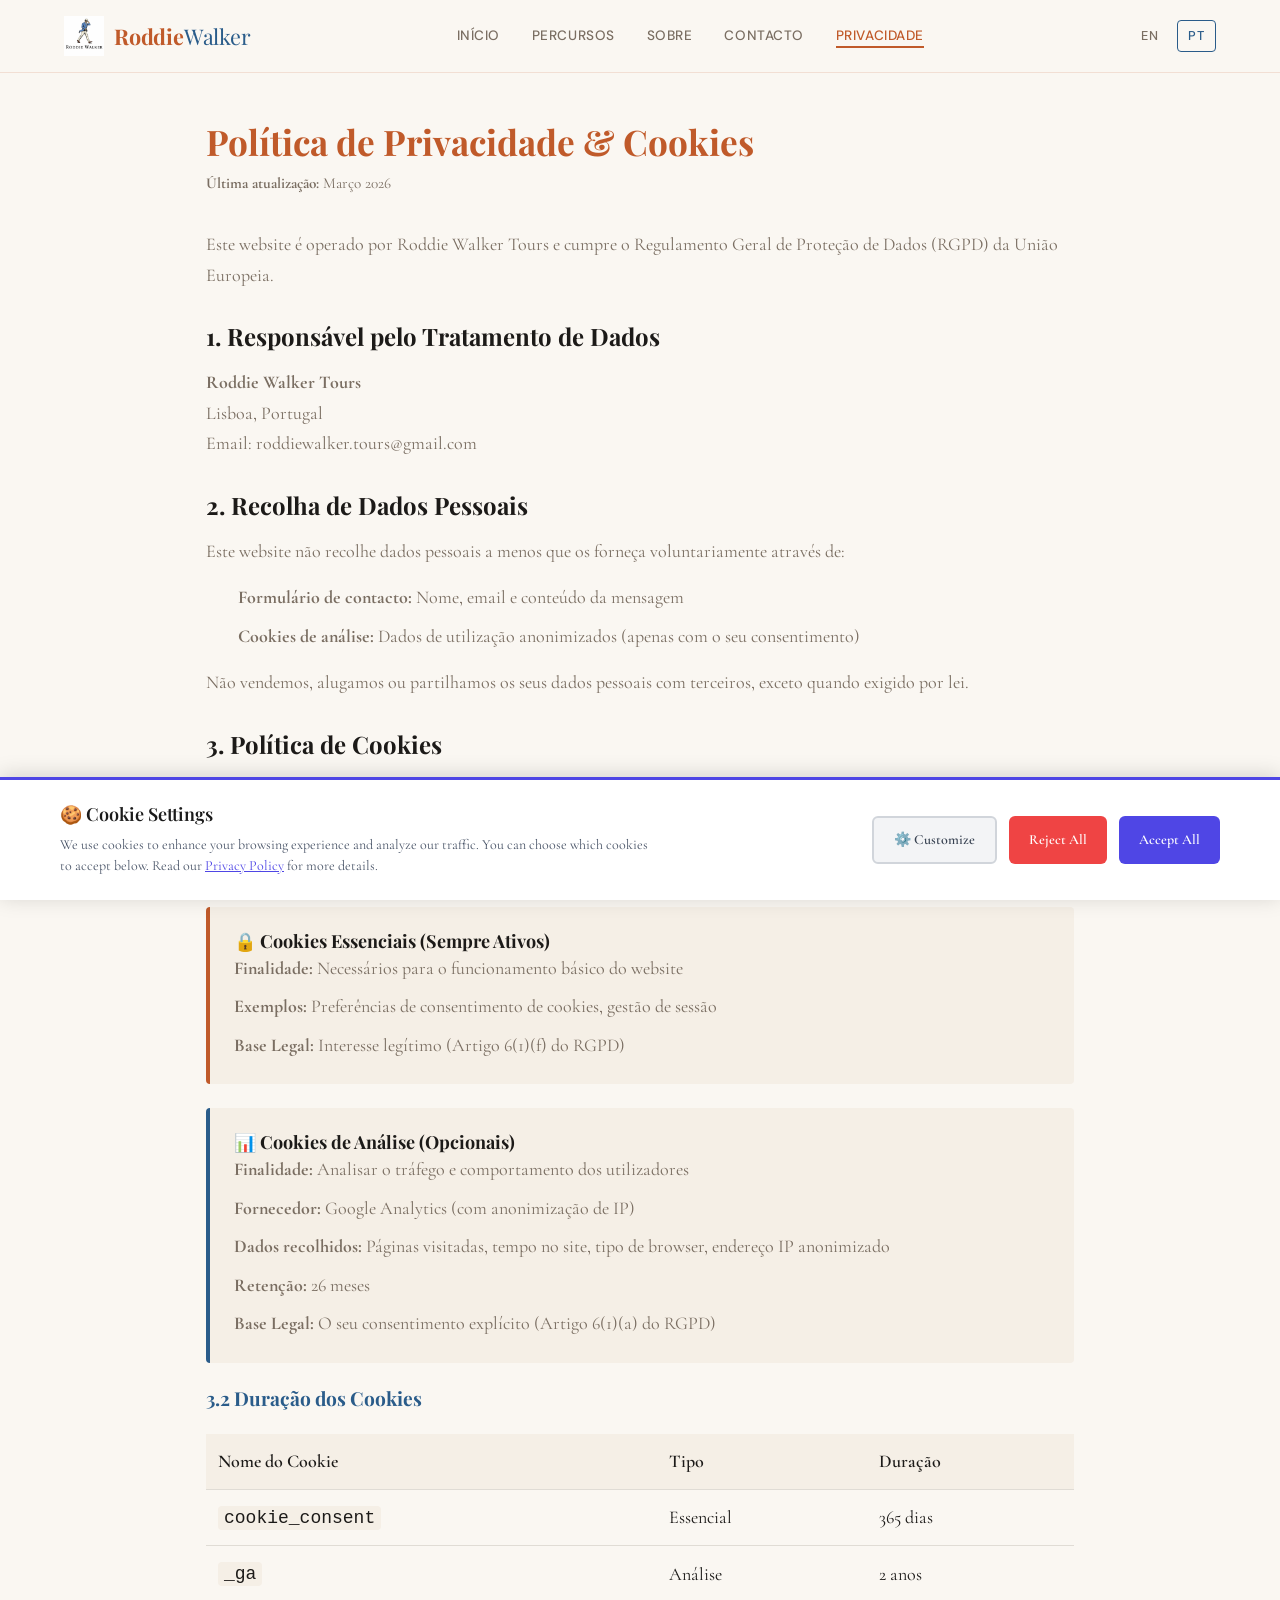
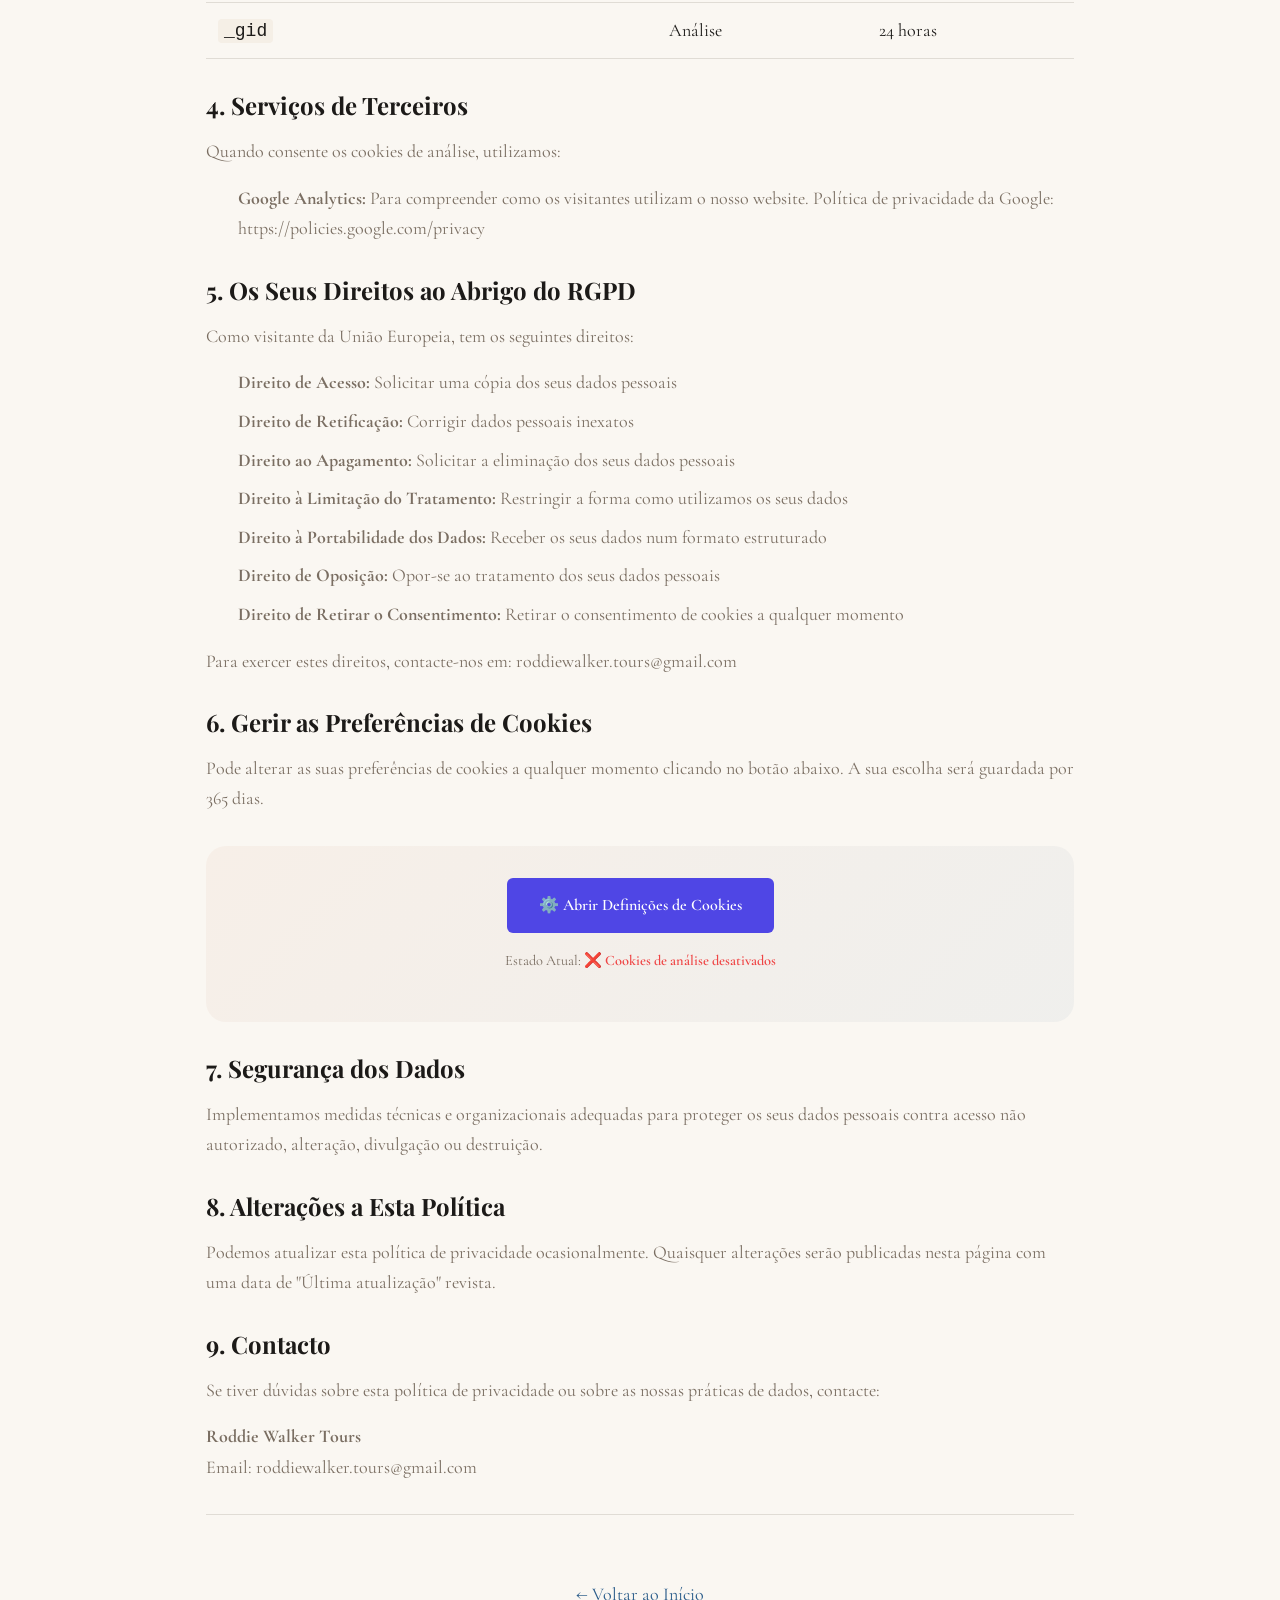
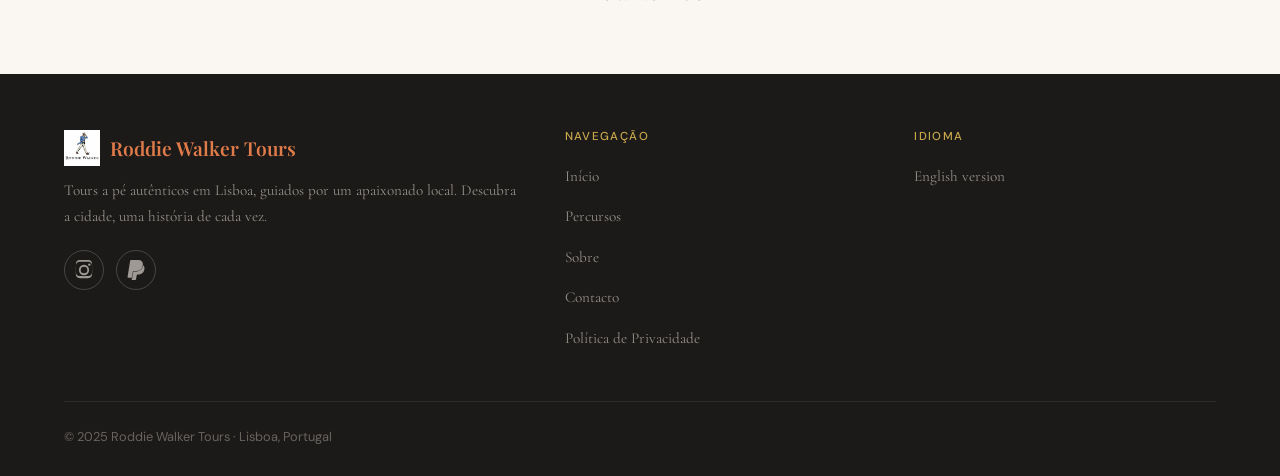
<file: pt/privacy.html>
<!DOCTYPE html>
<html lang="pt">
<head>
  <meta charset="UTF-8" />
  <meta name="viewport" content="width=device-width, initial-scale=1.0" />
  <title>Política de Privacidade — Roddie Walker Tours</title>
  <meta name="description" content="Política de privacidade e gestão de cookies do site Roddie Walker Tours. Saiba como os seus dados são protegidos." />
  <link rel="icon" type="image/png" href="/assets/logo/favicon_512.png" />
  <link rel="stylesheet" href="/assets/css/styles.css" />
  <link rel="stylesheet" href="/assets/css/cookie-consent.css" />
  <style>
    .privacy-container {
      max-width: 900px;
      margin: 0 auto;
      padding: 3rem 1rem;
    }
    .privacy-container h1 {
      font-family: var(--ff-display);
      font-size: 2.2rem;
      color: var(--terracotta);
      margin-bottom: 0.5rem;
    }
    .privacy-container h2 {
      font-family: var(--ff-display);
      font-size: 1.5rem;
      color: var(--charcoal);
      margin: 2rem 0 1rem;
    }
    .privacy-container h3 {
      font-family: var(--ff-display);
      font-size: 1.2rem;
      color: var(--azulejo);
      margin: 1.5rem 0 0.8rem;
    }
    .privacy-container p {
      color: var(--stone);
      line-height: 1.7;
      margin-bottom: 1rem;
    }
    .privacy-container ul, .privacy-container ol {
      color: var(--stone);
      margin: 1rem 0 1rem 2rem;
    }
    .privacy-container li {
      margin-bottom: 0.5rem;
    }
    .privacy-container table {
      width: 100%;
      border-collapse: collapse;
      margin: 1.5rem 0;
    }
    .privacy-container th, .privacy-container td {
      padding: 12px;
      text-align: left;
      border-bottom: 1px solid rgba(122,110,98,0.2);
    }
    .privacy-container th {
      background: var(--cream);
      font-weight: 600;
    }
    .privacy-container code {
      background: var(--cream);
      padding: 2px 6px;
      border-radius: 4px;
      font-family: monospace;
    }
    .privacy-container hr {
      margin: 2rem 0;
      border: none;
      border-top: 1px solid rgba(122,110,98,0.2);
    }
    .cookie-settings-box {
      background: linear-gradient(135deg, rgba(192,90,42,0.05), rgba(42,92,138,0.05));
      padding: 2rem;
      border-radius: var(--radius-lg);
      text-align: center;
      margin: 2rem 0;
    }
    .back-link {
      display: inline-block;
      margin-top: 2rem;
      color: var(--azulejo);
      text-decoration: none;
    }
    .back-link:hover {
      text-decoration: underline;
    }
  </style>
</head>
<body>

  <header class="site-header">
    <nav class="nav container">
      <a href="/pt/index.html" class="nav__logo-img">
        <img src="/assets/logo/favicon_512.png" alt="Roddie Walker Tours Logo" />
        <span class="nav__logo-text">Roddie<span>Walker</span></span>
      </a>

      <ul class="nav__links">
        <li><a href="/pt/index.html">Início</a></li>
        <li><a href="/pt/tours.html">Percursos</a></li>
        <li><a href="/pt/about.html">Sobre</a></li>
        <li><a href="/pt/contact.html">Contacto</a></li>
        <li><a href="/pt/privacy.html" class="active">Privacidade</a></li>
      </ul>

      <div class="nav__lang">
        <a href="/en/privacy.html">EN</a>
        <a href="/pt/privacy.html" class="active">PT</a>
      </div>

      <button class="nav__toggle" id="nav-toggle" aria-label="Menu">
        <span></span><span></span><span></span>
      </button>
    </nav>

    <div id="nav-mobile" class="nav__mobile container">
      <ul class="nav__links">
        <li><a href="/pt/index.html">Início</a></li>
        <li><a href="/pt/tours.html">Percursos</a></li>
        <li><a href="/pt/about.html">Sobre</a></li>
        <li><a href="/pt/contact.html">Contacto</a></li>
        <li><a href="/pt/privacy.html">Privacidade</a></li>
      </ul>
      <div class="nav__lang">
        <a href="/en/privacy.html">EN</a>
        <a href="/pt/privacy.html" class="active">PT</a>
      </div>
    </div>
  </header>

  <main class="privacy-container">
    <h1>Política de Privacidade & Cookies</h1>
    
    <p style="color: var(--stone); font-size: 0.95rem; margin-bottom: 2rem;">
      <strong>Última atualização:</strong> Março 2026
    </p>

    <p>
      Este website é operado por Roddie Walker Tours e cumpre o Regulamento Geral de Proteção de Dados (RGPD) da União Europeia.
    </p>

    <h2>1. Responsável pelo Tratamento de Dados</h2>
    <p>
      <strong>Roddie Walker Tours</strong><br>
      Lisboa, Portugal<br>
      Email: <a href="mailto:roddiewalker.tours@gmail.com">roddiewalker.tours@gmail.com</a>
    </p>

    <h2>2. Recolha de Dados Pessoais</h2>
    <p>
      Este website não recolhe dados pessoais a menos que os forneça voluntariamente através de:
    </p>
    <ul>
      <li><strong>Formulário de contacto:</strong> Nome, email e conteúdo da mensagem</li>
      <li><strong>Cookies de análise:</strong> Dados de utilização anonimizados (apenas com o seu consentimento)</li>
    </ul>
    <p>
      Não vendemos, alugamos ou partilhamos os seus dados pessoais com terceiros, exceto quando exigido por lei.
    </p>

    <h2>3. Política de Cookies</h2>
    <p>
      Cookies são pequenos ficheiros de texto armazenados no seu dispositivo quando visita o nosso website. 
      Utilizamos cookies para melhorar a sua experiência e analisar o desempenho do site.
    </p>

    <h3>3.1 Tipos de Cookies Utilizados</h3>
    
    <div style="background: var(--cream); border-left: 4px solid var(--terracotta); padding: 1.5rem; margin: 1.5rem 0; border-radius: 4px;">
      <h4 style="margin-top: 0;">🔒 Cookies Essenciais (Sempre Ativos)</h4>
      <p style="margin-bottom: 0.5rem;">
        <strong>Finalidade:</strong> Necessários para o funcionamento básico do website
      </p>
      <p style="margin-bottom: 0.5rem;">
        <strong>Exemplos:</strong> Preferências de consentimento de cookies, gestão de sessão
      </p>
      <p style="margin: 0;">
        <strong>Base Legal:</strong> Interesse legítimo (Artigo 6(1)(f) do RGPD)
      </p>
    </div>

    <div style="background: var(--cream); border-left: 4px solid var(--azulejo); padding: 1.5rem; margin: 1.5rem 0; border-radius: 4px;">
      <h4 style="margin-top: 0;">📊 Cookies de Análise (Opcionais)</h4>
      <p style="margin-bottom: 0.5rem;">
        <strong>Finalidade:</strong> Analisar o tráfego e comportamento dos utilizadores
      </p>
      <p style="margin-bottom: 0.5rem;">
        <strong>Fornecedor:</strong> Google Analytics (com anonimização de IP)
      </p>
      <p style="margin-bottom: 0.5rem;">
        <strong>Dados recolhidos:</strong> Páginas visitadas, tempo no site, tipo de browser, endereço IP anonimizado
      </p>
      <p style="margin-bottom: 0.5rem;">
        <strong>Retenção:</strong> 26 meses
      </p>
      <p style="margin: 0;">
        <strong>Base Legal:</strong> O seu consentimento explícito (Artigo 6(1)(a) do RGPD)
      </p>
    </div>

    <h3>3.2 Duração dos Cookies</h3>
    <table>
      <thead>
        <tr>
          <th>Nome do Cookie</th>
          <th>Tipo</th>
          <th>Duração</th>
        </tr>
      </thead>
      <tbody>
        <tr>
          <td><code>cookie_consent</code></td>
          <td>Essencial</td>
          <td>365 dias</td>
        </tr>
        <tr>
          <td><code>_ga</code></td>
          <td>Análise</td>
          <td>2 anos</td>
        </tr>
        <tr>
          <td><code>_gid</code></td>
          <td>Análise</td>
          <td>24 horas</td>
        </tr>
      </tbody>
    </table>

    <h2>4. Serviços de Terceiros</h2>
    <p>
      Quando consente os cookies de análise, utilizamos:
    </p>
    <ul>
      <li>
        <strong>Google Analytics:</strong> Para compreender como os visitantes utilizam o nosso website. 
        Política de privacidade da Google: <a href="https://policies.google.com/privacy" target="_blank">https://policies.google.com/privacy</a>
      </li>
    </ul>

    <h2>5. Os Seus Direitos ao Abrigo do RGPD</h2>
    <p>Como visitante da União Europeia, tem os seguintes direitos:</p>
    <ul>
      <li><strong>Direito de Acesso:</strong> Solicitar uma cópia dos seus dados pessoais</li>
      <li><strong>Direito de Retificação:</strong> Corrigir dados pessoais inexatos</li>
      <li><strong>Direito ao Apagamento:</strong> Solicitar a eliminação dos seus dados pessoais</li>
      <li><strong>Direito à Limitação do Tratamento:</strong> Restringir a forma como utilizamos os seus dados</li>
      <li><strong>Direito à Portabilidade dos Dados:</strong> Receber os seus dados num formato estruturado</li>
      <li><strong>Direito de Oposição:</strong> Opor-se ao tratamento dos seus dados pessoais</li>
      <li><strong>Direito de Retirar o Consentimento:</strong> Retirar o consentimento de cookies a qualquer momento</li>
    </ul>
    <p>
      Para exercer estes direitos, contacte-nos em: 
      <a href="mailto:roddiewalker.tours@gmail.com">roddiewalker.tours@gmail.com</a>
    </p>

    <h2>6. Gerir as Preferências de Cookies</h2>
    <p>
      Pode alterar as suas preferências de cookies a qualquer momento clicando no botão abaixo. 
      A sua escolha será guardada por 365 dias.
    </p>

    <div class="cookie-settings-box">
      <button class="cookie-btn cookie-btn-primary" onclick="if(window.cookieConsent) window.cookieConsent.showSettings()" style="padding: 14px 32px; font-size: 16px; cursor: pointer;">
        ⚙️ Abrir Definições de Cookies
      </button>
      
      <p style="margin-top: 1rem; font-size: 0.9rem; color: var(--stone);">
        Estado Atual: 
        <span id="cookie-status" style="font-weight: 600;"></span>
      </p>
    </div>

    <h2>7. Segurança dos Dados</h2>
    <p>
      Implementamos medidas técnicas e organizacionais adequadas para proteger os seus dados pessoais contra 
      acesso não autorizado, alteração, divulgação ou destruição.
    </p>

    <h2>8. Alterações a Esta Política</h2>
    <p>
      Podemos atualizar esta política de privacidade ocasionalmente. Quaisquer alterações serão publicadas nesta página 
      com uma data de "Última atualização" revista.
    </p>

    <h2>9. Contacto</h2>
    <p>
      Se tiver dúvidas sobre esta política de privacidade ou sobre as nossas práticas de dados, contacte:
    </p>
    <p>
      <strong>Roddie Walker Tours</strong><br>
      Email: <a href="mailto:roddiewalker.tours@gmail.com">roddiewalker.tours@gmail.com</a>
    </p>

    <hr>

    <p style="text-align: center;">
      <a href="/pt/index.html" class="back-link">← Voltar ao Início</a>
    </p>

  </main>

  <footer class="site-footer">
    <div class="container">
      <div class="footer-grid">
        <div>
          <div class="footer-logo">
            <img src="/assets/logo/favicon_512.png" alt="Roddie Walker Tours Logo" />
            <span>Roddie Walker Tours</span>
          </div>
          <p class="footer__brand-desc">Tours a pé autênticos em Lisboa, guiados por um apaixonado local. Descubra a cidade, uma história de cada vez.</p>
          <div class="social-links">
            <a href="https://instagram.com/roddiewalker.tours" target="_blank" class="social-link" aria-label="Instagram">
              <svg xmlns="http://www.w3.org/2000/svg" viewBox="0 0 24 24" fill="currentColor">
                <path d="M12 2.163c3.204 0 3.584.012 4.85.07 1.366.062 2.633.336 3.608 1.311.975.975 1.249 2.242 1.311 3.608.058 1.266.07 1.646.07 4.85s-.012 3.584-.07 4.85c-.062 1.366-.336 2.633-1.311 3.608-.975.975-2.242 1.249-3.608 1.311-1.266.058-1.646.07-4.85.07s-3.584-.012-4.85-.07c-1.366-.062-2.633-.336-3.608-1.311-.975-.975-1.249-2.242-1.311-3.608-.058-1.266-.07-1.646-.07-4.85s.012-3.584.07-4.85c.062-1.366.336-2.633 1.311-3.608.975-.975 2.242-1.249 3.608-1.311 1.266-.058 1.646-.07 4.85-.07zM12 0C8.741 0 8.332.014 7.052.072 5.73.13 4.617.383 3.66 1.34 2.703 2.297 2.45 3.41 2.392 4.732 2.334 6.012 2.32 6.421 2.32 9.68s.014 3.668.072 4.948c.058 1.322.311 2.435 1.268 3.392.957.957 2.07 1.21 3.392 1.268 1.28.058 1.689.072 4.948.072s3.668-.014 4.948-.072c1.322-.058 2.435-.311 3.392-1.268.957-.957 1.21-2.07 1.268-3.392.058-1.28.072-1.689.072-4.948s-.014-3.668-.072-4.948c-.058-1.322-.311-2.435-1.268-3.392-.957-.957-2.07-1.21-3.392-1.268C15.668.014 15.259 0 12 0z"/>
                <path d="M12 5.838a6.162 6.162 0 1 0 0 12.324 6.162 6.162 0 0 0 0-12.324zM12 16a4 4 0 1 1 0-8 4 4 0 0 1 0 8z"/>
                <circle cx="18.406" cy="5.594" r="1.44"/>
              </svg>
            </a>
            <a href="https://www.paypal.com/cgi-bin/webscr?cmd=_xclick&business=roddiewalker.tours%40gmail.com&item_name=Tour+Payment&currency_code=EUR" target="_blank" class="social-link" aria-label="PayPal">
              <svg xmlns="http://www.w3.org/2000/svg" viewBox="0 0 24 24" fill="currentColor">
                <path d="M7.076 21.337H2.47a.641.641 0 0 1-.633-.74L4.944.901C5.026.382 5.474 0 5.998 0h7.46c2.57 0 4.578.543 5.69 1.81 1.01 1.15 1.304 2.42 1.012 4.287-.023.143-.047.288-.077.437-.983 5.05-4.349 6.797-8.647 6.797h-2.19c-.524 0-.968.382-1.05.9l-1.12 7.106zm14.146-14.42a3.35 3.35 0 0 0-.607-.541c-.013.076-.026.175-.041.254-.93 4.778-4.005 7.201-9.138 7.201h-2.19a.563.563 0 0 0-.556.479l-1.187 7.527h-.506l-.24 1.516a.56.56 0 0 0 .554.647h3.882c.46 0 .85-.334.922-.788.06-.26.76-4.852.816-5.09a.932.932 0 0 1 .923-.788h.58c3.76 0 6.705-1.528 7.565-5.946.36-1.847.174-3.388-.777-4.471z"/>
              </svg>
            </a>
          </div>
        </div>
        <div>
          <h4>Navegação</h4>
          <ul class="footer-links">
            <li><a href="/pt/index.html">Início</a></li>
            <li><a href="/pt/tours.html">Percursos</a></li>
            <li><a href="/pt/about.html">Sobre</a></li>
            <li><a href="/pt/contact.html">Contacto</a></li>
            <li><a href="/pt/privacy.html">Política de Privacidade</a></li>
          </ul>
        </div>
        <div>
          <h4>Idioma</h4>
          <ul class="footer-links">
            <li><a href="/en/privacy.html">English version</a></li>
          </ul>
        </div>
      </div>
      <div class="footer-bottom">
        <span>© 2025 Roddie Walker Tours · Lisboa, Portugal</span>
      </div>
    </div>
  </footer>

  <script src="/assets/js/cookie-consent.js"></script>
  <script src="/assets/js/scripts.js"></script>
  <script>
    // Initialize cookie consent
    const cookieConsent = new CookieConsentManager({
      analyticsScripts: [
        {
          type: 'gtag',
          id: 'G-XXXXXXXXXX' // Replace with your Google Analytics ID
        }
      ]
    });

    // Make available globally
    window.cookieConsent = cookieConsent;

    // Update current year in footer
    const yearSpan = document.getElementById('current-year');
    if (yearSpan) yearSpan.textContent = new Date().getFullYear();

    // Display current cookie status
    function updateCookieStatus() {
      const statusElement = document.getElementById('cookie-status');
      if (statusElement && cookieConsent) {
        const hasAnalytics = cookieConsent.hasConsent('analytics');
        if (hasAnalytics) {
          statusElement.textContent = '✅ Cookies de análise ativos';
          statusElement.style.color = '#10B981';
        } else {
          statusElement.textContent = '❌ Cookies de análise desativados';
          statusElement.style.color = '#EF4444';
        }
      } else if (statusElement) {
        // Fallback if cookieConsent not ready
        statusElement.textContent = '⚠️ A carregar...';
      }
    }

    // Update status on page load
    setTimeout(updateCookieStatus, 100);

    // Update status when settings change
    const originalShowSettings = cookieConsent.showSettings.bind(cookieConsent);
    cookieConsent.showSettings = function() {
      originalShowSettings();
      setTimeout(() => {
        const settingsPanel = document.getElementById('cookie-settings-panel');
        if (settingsPanel) {
          const checkStatus = () => {
            setTimeout(updateCookieStatus, 300);
            settingsPanel.removeEventListener('click', checkStatus);
          };
          settingsPanel.addEventListener('click', checkStatus);
        }
      }, 100);
    };

    const toggle = document.getElementById('nav-toggle');
    const mobileMenu = document.getElementById('nav-mobile');
    if (toggle && mobileMenu) {
      toggle.addEventListener('click', () => {
        mobileMenu.classList.toggle('open');
        toggle.setAttribute('aria-expanded', mobileMenu.classList.contains('open'));
      });
    }
  </script>
</body>
</html>
</file>
<file: assets/css/styles.css>
/* ============================================================
   Roddie Walker Tours — styles.css
   Lisbon-inspired: terracotta, azulejo blue, warm typography
   ============================================================ */

@import url('https://fonts.googleapis.com/css2?family=Playfair+Display:ital,wght@0,400;0,600;0,800;1,400;1,600&family=Cormorant+Garamond:ital,wght@0,300;0,400;0,500;1,300;1,400&family=DM+Sans:wght@300;400;500&display=swap');

/* ── Variables ─────────────────────────────────────────── */
:root {
  --terracotta: #C05A2A;
  --terracotta-lt: #E07B4A;
  --azulejo: #2A5C8A;
  --azulejo-lt: #4A7FAD;
  --cream: #F5EFE6;
  --warm-white: #FAF7F2;
  --charcoal: #1C1A18;
  --stone: #7A6E62;
  --gold: #C9A84C;
  --gold-lt: #E8C97A;
  --blue-pale: #E8F0F7;
  --blue-light: #B8D0E0;
  --blue-mid: #4A7FAD;
  --blue-deep: #1C4E6E;
  --ochre: #C9A84C;

  --ff-display: 'Playfair Display', Georgia, serif;
  --ff-body: 'Cormorant Garamond', Georgia, serif;
  --ff-ui: 'DM Sans', system-ui, sans-serif;

  --radius-sm: 6px;
  --radius-md: 12px;
  --radius-lg: 20px;

  --shadow-card: 0 4px 24px rgba(28,26,24,0.10);
  --shadow-hover: 0 12px 40px rgba(28,26,24,0.18);

  --transition: 0.28s cubic-bezier(0.4, 0, 0.2, 1);
  --section-pad: 80px;
}

/* ── Reset ─────────────────────────────────────────────── */
*, *::before, *::after {
  box-sizing: border-box;
  margin: 0;
  padding: 0;
}

html {
  scroll-behavior: smooth;
  font-size: 16px;
}

body {
  background: var(--warm-white);
  color: var(--charcoal);
  font-family: var(--ff-body);
  font-size: 1.125rem;
  line-height: 1.7;
  -webkit-font-smoothing: antialiased;
}

img {
  display: block;
  max-width: 100%;
}

a {
  color: inherit;
  text-decoration: none;
}

ul {
  list-style: none;
}

button {
  cursor: pointer;
  border: none;
  background: none;
  font: inherit;
}

/* ── Layout Utilities ──────────────────────────────────── */
.container {
  width: 100%;
  max-width: 1200px;
  margin: 0 auto;
  padding: 0 24px;
}

.section {
  padding: 80px 0;
}

.section-sm {
  padding: 48px 0;
}

.text-center {
  text-align: center;
}

.mt-3 {
  margin-top: 1.5rem;
}

.mt-4 {
  margin-top: 2rem;
}

/* ── Header / Nav ──────────────────────────────────────── */
.site-header {
  position: sticky;
  top: 0;
  z-index: 100;
  background: rgba(250,247,242,0.95);
  backdrop-filter: blur(12px);
  border-bottom: 1px solid rgba(192,90,42,0.15);
}

.nav {
  display: flex;
  align-items: center;
  justify-content: space-between;
  height: 72px;
  gap: 24px;
}

.nav__logo-img {
  display: flex;
  align-items: center;
  gap: 10px;
}

.nav__logo-img img {
  width: 40px;
  height: 40px;
  object-fit: contain;
}

.nav__logo-text {
  font-family: var(--ff-display);
  font-size: 1.35rem;
  font-weight: 700;
  color: var(--terracotta);
  letter-spacing: -0.01em;
}

.nav__logo-text span {
  color: var(--azulejo);
  font-weight: 400;
}

.nav__links {
  display: flex;
  gap: 32px;
  font-family: var(--ff-ui);
  font-size: 0.85rem;
  font-weight: 500;
  letter-spacing: 0.04em;
  text-transform: uppercase;
}

.nav__links a {
  color: var(--stone);
  transition: color var(--transition);
  position: relative;
}

.nav__links a::after {
  content: '';
  position: absolute;
  bottom: -4px;
  left: 0;
  right: 0;
  height: 2px;
  background: var(--terracotta);
  transform: scaleX(0);
  transition: transform var(--transition);
  transform-origin: left;
}

.nav__links a:hover,
.nav__links a.active {
  color: var(--terracotta);
}

.nav__links a:hover::after,
.nav__links a.active::after {
  transform: scaleX(1);
}

.nav__lang {
  display: flex;
  gap: 8px;
  font-family: var(--ff-ui);
  font-size: 0.8rem;
  font-weight: 500;
  letter-spacing: 0.06em;
}

.nav__lang a {
  padding: 4px 10px;
  border-radius: 4px;
  color: var(--stone);
  border: 1px solid transparent;
  transition: all var(--transition);
}

.nav__lang a.active,
.nav__lang a:hover {
  color: var(--azulejo);
  border-color: var(--azulejo);
}

.nav__toggle {
  display: none;
  flex-direction: column;
  gap: 5px;
  width: 28px;
  padding: 4px 0;
  background: transparent;
}

.nav__toggle span {
  display: block;
  height: 2px;
  background: var(--charcoal);
  border-radius: 2px;
  transition: all var(--transition);
}

.nav__mobile {
  display: none;
  position: absolute;
  top: 72px;
  left: 0;
  right: 0;
  background: var(--warm-white);
  border-bottom: 1px solid rgba(192,90,42,0.12);
  padding: 20px 24px;
  z-index: 99;
}

.nav__mobile.open {
  display: block;
}

.nav__mobile .nav__links {
  display: flex;
  flex-direction: column;
  gap: 20px;
  font-size: 1rem;
}

.nav__mobile .nav__lang {
  justify-content: flex-start;
  margin-top: 20px;
  padding-top: 20px;
  border-top: 1px solid rgba(122,110,98,0.15);
}

/* ── Hero Section ──────────────────────────────────────── */
.hero {
  position: relative;
  min-height: 85vh;
  display: flex;
  align-items: center;
  background: linear-gradient(135deg, var(--charcoal) 0%, #2A1A0E 50%, #1A2A3A 100%);
  overflow: hidden;
}

.hero__bg {
  position: absolute;
  inset: 0;
}

.hero__pattern {
  position: absolute;
  inset: 0;
  opacity: 0.04;
  background-image: repeating-linear-gradient(45deg, var(--terracotta) 0px, var(--terracotta) 1px, transparent 1px, transparent 30px);
}

.hero__content {
  position: relative;
  z-index: 2;
  max-width: 680px;
}

.hero__eyebrow {
  display: inline-flex;
  align-items: center;
  gap: 10px;
  font-family: var(--ff-ui);
  font-size: 0.8rem;
  font-weight: 500;
  letter-spacing: 0.14em;
  text-transform: uppercase;
  color: var(--gold);
  margin-bottom: 20px;
}

.hero__eyebrow::before {
  content: '';
  display: block;
  width: 32px;
  height: 1px;
  background: var(--gold);
}

.hero__title {
  font-family: var(--ff-display);
  font-size: clamp(2.6rem, 5.5vw, 4.2rem);
  font-weight: 800;
  line-height: 1.1;
  color: var(--cream);
  margin-bottom: 24px;
}

.hero__title em {
  font-style: italic;
  color: var(--terracotta-lt);
}

.hero__subtitle {
  font-size: 1.2rem;
  font-weight: 300;
  color: rgba(245,239,230,0.75);
  margin-bottom: 40px;
  max-width: 500px;
}

.hero__cta {
  display: flex;
  gap: 16px;
  flex-wrap: wrap;
}

/* ── Hero with Slideshow (for inner pages) ───────────────── */
.hero-with-slideshow {
  position: relative;
  min-height: 85vh;
  display: flex;
  align-items: center;
  background: linear-gradient(135deg, var(--charcoal) 0%, #2A1A0E 50%, #1A2A3A 100%);
  overflow: hidden;
}

.hero-with-slideshow .container {
  display: flex;
  justify-content: space-between;
  align-items: center;
  gap: 48px;
  flex-wrap: wrap;
}

.hero-with-slideshow .hero__content {
  flex: 1;
  max-width: 50%;
}

.hero-slideshow {
  flex: 1;
  max-width: 45%;
  position: relative;
  border-radius: var(--radius-lg);
  overflow: hidden;
  box-shadow: 0 20px 40px rgba(0,0,0,0.3);
  background: rgba(0,0,0,0.3);
}

.slideshow-container {
  position: relative;
  width: 100%;
  aspect-ratio: 4 / 3;
  overflow: hidden;
}

.slide {
  position: absolute;
  top: 0;
  left: 0;
  width: 100%;
  height: 100%;
  opacity: 0;
  transition: opacity 1s ease-in-out;
}

.slide.active {
  opacity: 1;
}

.slide-img {
  width: 100%;
  height: 100%;
  object-fit: cover;
}

.slide-caption {
  position: absolute;
  bottom: 0;
  left: 0;
  right: 0;
  background: linear-gradient(transparent, rgba(0,0,0,0.7));
  padding: 20px 12px 12px;
  color: white;
  font-family: var(--ff-ui);
  font-size: 0.7rem;
  letter-spacing: 0.05em;
  text-transform: uppercase;
  text-align: center;
}

.slide-dots {
  position: absolute;
  bottom: 12px;
  left: 0;
  right: 0;
  display: flex;
  justify-content: center;
  gap: 8px;
  z-index: 10;
}

.dot {
  width: 8px;
  height: 8px;
  border-radius: 50%;
  background: rgba(255,255,255,0.5);
  cursor: pointer;
  transition: all var(--transition);
}

.dot.active {
  background: var(--terracotta);
  width: 20px;
  border-radius: 4px;
}

@media (max-width: 900px) {
  .hero-with-slideshow .container {
    flex-direction: column;
    text-align: center;
  }
  .hero-with-slideshow .hero__content {
    max-width: 100%;
  }
  .hero-slideshow {
    max-width: 100%;
    width: 100%;
  }
}

/* ── Buttons ───────────────────────────────────────────── */
.btn {
  display: inline-flex;
  align-items: center;
  gap: 8px;
  padding: 12px 28px;
  border-radius: var(--radius-sm);
  font-family: var(--ff-ui);
  font-size: 0.875rem;
  font-weight: 500;
  letter-spacing: 0.04em;
  transition: all var(--transition);
  white-space: nowrap;
  cursor: pointer;
  border: none;
}

.btn--primary {
  background: var(--terracotta);
  color: #fff;
}

.btn--primary:hover {
  background: var(--terracotta-lt);
  transform: translateY(-2px);
  box-shadow: 0 8px 24px rgba(192,90,42,0.35);
}

.btn--outline {
  border: 1.5px solid rgba(245,239,230,0.4);
  color: var(--cream);
  background: transparent;
}

.btn--outline:hover {
  border-color: var(--cream);
  background: rgba(245,239,230,0.08);
  transform: translateY(-2px);
}

.btn--outline-dark {
  border: 1.5px solid var(--terracotta);
  color: var(--terracotta);
  background: transparent;
}

.btn--outline-dark:hover {
  background: var(--terracotta);
  color: #fff;
  transform: translateY(-2px);
}

.btn--blue {
  background: var(--azulejo);
  color: #fff;
}

.btn--blue:hover {
  background: var(--azulejo-lt);
  transform: translateY(-2px);
}

.btn--terracotta {
  background: var(--terracotta);
  color: white;
}

.btn--terracotta:hover {
  background: var(--terracotta-lt);
  transform: translateY(-2px);
}

/* ── Section Headers ───────────────────────────────────── */
.section-header {
  text-align: center;
  margin-bottom: 56px;
}

.section-header.centered {
  text-align: center;
}

.eyebrow {
  display: inline-flex;
  align-items: center;
  gap: 10px;
  font-family: var(--ff-ui);
  font-size: 0.75rem;
  font-weight: 500;
  letter-spacing: 0.14em;
  text-transform: uppercase;
  color: var(--terracotta);
  margin-bottom: 12px;
}

.eyebrow::before {
  content: '';
  display: block;
  width: 24px;
  height: 1px;
  background: var(--terracotta);
}

h1, h2, h3, h4 {
  font-family: var(--ff-display);
  line-height: 1.2;
}

.section-header h2 {
  font-size: clamp(1.9rem, 3.5vw, 2.8rem);
  font-weight: 700;
  color: var(--charcoal);
  margin-bottom: 16px;
}

.section-header p {
  font-size: 1.1rem;
  color: var(--stone);
  max-width: 540px;
  margin: 0 auto;
}

/* ── Tour Grid ─────────────────────────────────────────── */
.tours-grid {
  display: grid;
  grid-template-columns: repeat(auto-fill, minmax(340px, 1fr));
  gap: 32px;
}

/* ── Tour Card ─────────────────────────────────────────── */
.tour-card {
  background: #fff;
  border-radius: var(--radius-lg);
  overflow: hidden;
  box-shadow: var(--shadow-card);
  transition: all var(--transition);
  display: flex;
  flex-direction: column;
}

.tour-card:hover {
  transform: translateY(-6px);
  box-shadow: var(--shadow-hover);
}

.tour-card__img-wrap {
  position: relative;
  height: 220px;
  overflow: hidden;
  background: var(--cream);
}

.tour-card__img {
  width: 100%;
  height: 100%;
  object-fit: cover;
  transition: transform 0.6s ease;
}

.tour-card:hover .tour-card__img {
  transform: scale(1.06);
}

.tour-card__badge {
  position: absolute;
  top: 14px;
  left: 14px;
  padding: 5px 12px;
  background: var(--terracotta);
  color: #fff;
  font-family: var(--ff-ui);
  font-size: 0.72rem;
  font-weight: 500;
  letter-spacing: 0.08em;
  text-transform: uppercase;
  border-radius: 100px;
}

.tour-card__price-badge {
  position: absolute;
  bottom: 14px;
  right: 14px;
  padding: 6px 14px;
  background: rgba(28,26,24,0.82);
  backdrop-filter: blur(8px);
  color: var(--gold-lt);
  font-family: var(--ff-ui);
  font-size: 1rem;
  font-weight: 500;
  border-radius: 100px;
}

.tour-card__body {
  padding: 24px;
  flex: 1;
  display: flex;
  flex-direction: column;
}

.tour-meta {
  display: flex;
  gap: 16px;
  margin-bottom: 12px;
  font-family: var(--ff-ui);
  font-size: 0.78rem;
  color: var(--stone);
}

.tour-card h3 {
  font-size: 1.35rem;
  font-weight: 700;
  color: var(--charcoal);
  margin-bottom: 8px;
}

.tour-card p {
  font-size: 0.95rem;
  color: var(--stone);
  line-height: 1.65;
  margin-bottom: 20px;
}

.tour-card-footer {
  display: flex;
  align-items: center;
  justify-content: space-between;
  gap: 12px;
  border-top: 1px solid rgba(122,110,98,0.15);
  padding-top: 18px;
  margin-top: auto;
}

.tour-price {
  font-family: var(--ff-display);
  font-size: 1.2rem;
  font-weight: 700;
  color: var(--terracotta);
}

.tour-price small {
  font-size: 0.8rem;
  font-weight: 400;
  color: var(--stone);
}

/* ── Page Hero (inner pages) ───────────────────────────── */
.page-hero {
  background: linear-gradient(135deg, var(--charcoal) 0%, #2A1A0E 100%);
  padding: 80px 0 72px;
  position: relative;
  overflow: hidden;
}

.page-hero::before {
  content: '';
  position: absolute;
  inset: 0;
  opacity: 0.03;
  background-image: repeating-linear-gradient(45deg, var(--gold) 0px, var(--gold) 1px, transparent 1px, transparent 28px);
}

.page-hero__content {
  position: relative;
  z-index: 1;
}

.page-hero__eyebrow {
  display: inline-flex;
  align-items: center;
  gap: 10px;
  font-family: var(--ff-ui);
  font-size: 0.78rem;
  font-weight: 500;
  letter-spacing: 0.14em;
  text-transform: uppercase;
  color: var(--gold);
  margin-bottom: 16px;
}

.page-hero__eyebrow::before {
  content: '';
  display: block;
  width: 28px;
  height: 1px;
  background: var(--gold);
}

.page-hero__title {
  font-family: var(--ff-display);
  font-size: clamp(2rem, 4vw, 3.2rem);
  font-weight: 800;
  color: var(--cream);
  margin-bottom: 16px;
}

.page-hero__subtitle {
  font-size: 1.1rem;
  color: rgba(245,239,230,0.65);
  max-width: 520px;
}

/* ── About Page ────────────────────────────────────────── */
.about-grid {
  display: grid;
  grid-template-columns: 1fr 1fr;
  gap: 48px;
  align-items: start;
}

.about-image img,
.img-placeholder {
  width: 100%;
  height: auto;
  border-radius: var(--radius-lg);
}

.about-text blockquote {
  font-style: italic;
  font-size: 1.2rem;
  color: var(--terracotta);
  margin-bottom: 24px;
  border-left: 3px solid var(--terracotta);
  padding-left: 24px;
}

.about-text p {
  color: var(--stone);
  margin-bottom: 16px;
}

/* ── Contact Page ──────────────────────────────────────── */
.contact-grid {
  display: grid;
  grid-template-columns: 1fr 1fr;
  gap: 48px;
}

.contact-info h3,
.contact-info h2 {
  margin-bottom: 16px;
}

.contact-info-card {
  display: flex;
  gap: 16px;
  margin-bottom: 24px;
  align-items: flex-start;
  padding: 16px;
  background: var(--cream);
  border-radius: var(--radius-md);
  transition: all var(--transition);
}

.contact-info-card:hover {
  transform: translateX(4px);
  background: white;
  box-shadow: var(--shadow-card);
}

.contact-icon {
  width: 48px;
  height: 48px;
  background: white;
  border-radius: 50%;
  display: flex;
  align-items: center;
  justify-content: center;
  font-size: 1.4rem;
  flex-shrink: 0;
  box-shadow: 0 2px 8px rgba(0,0,0,0.05);
}

.contact-detail h4 {
  font-family: var(--ff-ui);
  font-size: 0.75rem;
  font-weight: 600;
  letter-spacing: 0.08em;
  text-transform: uppercase;
  color: var(--stone);
  margin-bottom: 4px;
}

.contact-detail p,
.contact-detail a {
  font-family: var(--ff-body);
  font-size: 1rem;
  color: var(--charcoal);
}

.contact-detail a {
  color: var(--azulejo);
}

.contact-detail a:hover {
  text-decoration: underline;
}

.contact-form .form-group {
  margin-bottom: 20px;
}

.contact-form label {
  font-family: var(--ff-ui);
  font-size: 0.8rem;
  font-weight: 500;
  display: block;
  margin-bottom: 6px;
  color: var(--charcoal);
  letter-spacing: 0.02em;
}

.contact-form input,
.contact-form select,
.contact-form textarea {
  width: 100%;
  padding: 12px 16px;
  border: 1px solid rgba(122,110,98,0.25);
  border-radius: 8px;
  font-family: var(--ff-body);
  font-size: 1rem;
  background: white;
  transition: all var(--transition);
}

.contact-form input:focus,
.contact-form select:focus,
.contact-form textarea:focus {
  outline: none;
  border-color: var(--terracotta);
  box-shadow: 0 0 0 2px rgba(192,90,42,0.1);
}

.form-row {
  display: grid;
  grid-template-columns: 1fr 1fr;
  gap: 20px;
  margin-bottom: 0;
}

/* ── Testimonials ──────────────────────────────────────── */
.testimonials-grid {
  display: grid;
  grid-template-columns: repeat(auto-fit, minmax(280px, 1fr));
  gap: 32px;
}

.testimonial-card {
  background: white;
  padding: 32px;
  border-radius: var(--radius-lg);
  box-shadow: var(--shadow-card);
}

.testimonial-card .stars {
  color: var(--gold);
  font-size: 1.2rem;
  margin-bottom: 16px;
}

.testimonial-card blockquote {
  font-style: italic;
  color: var(--stone);
  margin-bottom: 16px;
}

.testimonial-author {
  font-family: var(--ff-ui);
  font-size: 0.85rem;
  color: var(--stone);
}

/* ── Instagram Strip ───────────────────────────────────── */
.instagram-strip {
  padding: 60px 0;
}

.insta-grid {
  display: grid;
  grid-template-columns: repeat(6, 1fr);
  gap: 6px;
}

.insta-item {
  aspect-ratio: 1;
  background: var(--cream);
}

/* ── Background Utilities ──────────────────────────────── */
.bg-cream {
  background: var(--cream);
}

.bg-blue-pale {
  background: var(--blue-pale);
}

/* ── Stats Strip ───────────────────────────────────────── */
.stats-strip {
  background: var(--cream);
  border-bottom: 1px solid rgba(192,90,42,0.2);
  display: flex;
  justify-content: space-around;
  flex-wrap: wrap;
  padding: 48px 24px;
  gap: 24px;
}

.stat-item {
  text-align: center;
}

.stat-number {
  font-family: var(--ff-display);
  font-size: 2rem;
  font-weight: 700;
  color: var(--terracotta);
  display: block;
}

.stat-label {
  font-family: var(--ff-ui);
  font-size: 0.75rem;
  text-transform: uppercase;
  letter-spacing: 0.1em;
  color: var(--stone);
}

/* ── CTA Section ───────────────────────────────────────── */
.tile-accent-section {
  background: linear-gradient(135deg, var(--charcoal), #2A1A0E);
  padding: 80px 0;
}

/* ── Footer ────────────────────────────────────────────── */
.site-footer {
  background: var(--charcoal);
  color: var(--cream);
  padding: 56px 0 32px;
}

.footer-grid {
  display: grid;
  grid-template-columns: 1.5fr 1fr 1fr;
  gap: 48px;
  margin-bottom: 48px;
}

.footer-logo {
  display: flex;
  align-items: center;
  gap: 10px;
  margin-bottom: 12px;
}

.footer-logo img {
  width: 36px;
  height: 36px;
  object-fit: contain;
}

.footer-logo span {
  font-family: var(--ff-display);
  font-size: 1.2rem;
  font-weight: 600;
  color: var(--terracotta-lt);
}

.footer__brand-desc {
  font-size: 0.95rem;
  color: rgba(245,239,230,0.55);
  line-height: 1.7;
  margin-bottom: 20px;
}

.footer-grid h4 {
  font-family: var(--ff-ui);
  font-size: 0.72rem;
  font-weight: 500;
  letter-spacing: 0.12em;
  text-transform: uppercase;
  color: var(--gold);
  margin-bottom: 16px;
}

.footer-links {
  display: flex;
  flex-direction: column;
  gap: 10px;
}

.footer-links a {
  font-size: 0.95rem;
  color: rgba(245,239,230,0.55);
  transition: color var(--transition);
}

.footer-links a:hover {
  color: var(--cream);
}

.footer-bottom {
  border-top: 1px solid rgba(245,239,230,0.08);
  padding-top: 24px;
  display: flex;
  align-items: center;
  justify-content: space-between;
  gap: 16px;
  flex-wrap: wrap;
  font-family: var(--ff-ui);
  font-size: 0.8rem;
  color: rgba(245,239,230,0.35);
}

.footer-bottom a {
  color: rgba(245,239,230,0.5);
  transition: color var(--transition);
}

.footer-bottom a:hover {
  color: var(--cream);
}

/* ── Social Links with Instagram Icon ──────────────────────── */
.social-links {
  display: flex;
  gap: 12px;
  margin-top: 16px;
}

.social-link {
  display: inline-flex;
  align-items: center;
  justify-content: center;
  width: 40px;
  height: 40px;
  border: 1px solid rgba(245,239,230,0.3);
  border-radius: 50%;
  transition: all var(--transition);
  background: transparent;
  text-decoration: none;
}

.social-link:hover {
  border-color: var(--terracotta-lt);
  background: rgba(192,90,42,0.1);
  transform: translateY(-2px);
}

.social-link svg {
  width: 20px;
  height: 20px;
  fill: rgba(245,239,230,0.8);
  transition: fill var(--transition);
}

.social-link:hover svg {
  fill: var(--terracotta-lt);
}

/* Footer specific social links */
.site-footer .social-links {
  margin-top: 20px;
}

.site-footer .social-link {
  border-color: rgba(245,239,230,0.2);
}

.site-footer .social-link svg {
  fill: rgba(245,239,230,0.6);
}

.site-footer .social-link:hover {
  border-color: var(--terracotta-lt);
  background: transparent;
}

.site-footer .social-link:hover svg {
  fill: var(--terracotta-lt);
}

/* ── Scroll-reveal ───────────────────────────────────────── */
.reveal {
  opacity: 0;
  transform: translateY(24px);
  transition: opacity 0.55s ease, transform 0.55s ease;
}

.reveal.visible {
  opacity: 1;
  transform: none;
}

/* ── Animations ────────────────────────────────────────── */
@keyframes fadeIn {
  from { opacity: 0; }
  to { opacity: 1; }
}

@keyframes slideUp {
  from {
    opacity: 0;
    transform: translateY(24px);
  }
  to {
    opacity: 1;
    transform: translateY(0);
  }
}

/* ── Responsive ────────────────────────────────────────── */
@media (max-width: 900px) {
  .footer-grid {
    grid-template-columns: 1fr 1fr;
  }
  .footer-grid > :first-child {
    grid-column: 1 / -1;
  }
  .about-grid,
  .contact-grid {
    grid-template-columns: 1fr;
    gap: 32px;
  }
}

@media (max-width: 768px) {
  .nav__links {
    display: none;
  }
  .nav__toggle {
    display: flex;
  }
  .hero {
    min-height: 100svh;
  }
  .hero__cta {
    flex-direction: column;
  }
  .hero__cta .btn {
    text-align: center;
    justify-content: center;
  }
  .tours-grid {
    grid-template-columns: 1fr;
  }
  .insta-grid {
    grid-template-columns: repeat(3, 1fr);
  }
  .stats-strip {
    gap: 16px;
  }
  .stat-number {
    font-size: 1.5rem;
  }
  .footer-grid {
    grid-template-columns: 1fr;
    gap: 32px;
  }
  .footer-bottom {
    flex-direction: column;
    text-align: center;
  }
  .form-row {
    grid-template-columns: 1fr;
    gap: 16px;
  }
}

@media (max-width: 480px) {
  .container {
    padding: 0 16px;
  }
  .section {
    padding: 56px 0;
  }
  .tour-card__body {
    padding: 18px;
  }
  .hero__title {
    font-size: 2.2rem;
  }
  .hero__subtitle {
    font-size: 1rem;
  }
  .insta-grid {
    grid-template-columns: repeat(2, 1fr);
  }
}
/* ── Modal Styles ──────────────────────────────────────── */
.tour-detail {
  display: none;
  position: fixed;
  top: 0;
  left: 0;
  right: 0;
  bottom: 0;
  z-index: 1000;
  background: rgba(0, 0, 0, 0.8);
  backdrop-filter: blur(8px);
  align-items: center;
  justify-content: center;
  padding: 20px;
  overflow-y: auto;
}

.tour-detail.open {
  display: flex;
}

.tour-detail__panel {
  background: var(--warm-white);
  border-radius: var(--radius-lg);
  max-width: 700px;
  width: 100%;
  max-height: 90vh;
  overflow-y: auto;
  position: relative;
  animation: modalFadeIn 0.3s ease;
}

@keyframes modalFadeIn {
  from {
    opacity: 0;
    transform: translateY(20px);
  }
  to {
    opacity: 1;
    transform: translateY(0);
  }
}

.tour-detail__close {
  position: sticky;
  top: 16px;
  right: 16px;
  float: right;
  width: 36px;
  height: 36px;
  background: var(--charcoal);
  color: white;
  border: none;
  border-radius: 50%;
  font-size: 1.2rem;
  cursor: pointer;
  z-index: 10;
  transition: all var(--transition);
  margin: 16px 16px 0 0;
}

.tour-detail__close:hover {
  background: var(--terracotta);
  transform: scale(1.05);
}

.tour-detail__img {
  width: 100%;
  height: 240px;
  object-fit: cover;
  display: block;
}

.tour-detail__body {
  padding: 24px;
  clear: both;
}

.tour-detail__name {
  font-family: var(--ff-display);
  font-size: 1.8rem;
  font-weight: 700;
  margin-bottom: 8px;
  color: var(--charcoal);
}

.tour-detail__tagline {
  font-style: italic;
  color: var(--terracotta);
  margin-bottom: 16px;
  font-size: 1rem;
}

.tour-detail__meta {
  display: flex;
  gap: 20px;
  flex-wrap: wrap;
  margin-bottom: 20px;
  padding-bottom: 16px;
  border-bottom: 1px solid rgba(122,110,98,0.2);
  font-family: var(--ff-ui);
  font-size: 0.85rem;
  color: var(--stone);
}

.tour-detail__meta span {
  display: flex;
  align-items: center;
  gap: 6px;
}

.tour-detail__desc {
  font-size: 1rem;
  line-height: 1.7;
  color: var(--charcoal);
  margin-bottom: 24px;
}

.tour-detail__itinerary-title {
  font-family: var(--ff-display);
  font-size: 1.2rem;
  font-weight: 600;
  margin-bottom: 16px;
  color: var(--charcoal);
}

.itinerary-list {
  display: flex;
  flex-direction: column;
  gap: 0;
  margin-bottom: 24px;
}

.itinerary-item {
  display: flex;
  gap: 16px;
  padding: 12px 0;
  border-bottom: 1px solid rgba(122,110,98,0.1);
}

.itinerary-item:last-child {
  border-bottom: none;
}

.itinerary-item__num {
  flex-shrink: 0;
  width: 28px;
  height: 28px;
  background: var(--terracotta);
  color: white;
  border-radius: 50%;
  display: flex;
  align-items: center;
  justify-content: center;
  font-family: var(--ff-ui);
  font-size: 0.75rem;
  font-weight: 600;
}

.itinerary-item__stop {
  font-family: var(--ff-display);
  font-size: 1rem;
  font-weight: 600;
  color: var(--charcoal);
  margin-bottom: 4px;
}

.itinerary-item__note {
  font-size: 0.85rem;
  color: var(--stone);
  font-style: italic;
}

.tour-detail__cta {
  display: flex;
  align-items: center;
  justify-content: space-between;
  gap: 20px;
  flex-wrap: wrap;
  padding-top: 20px;
  border-top: 1px solid rgba(122,110,98,0.2);
  margin-top: 8px;
}

.tour-detail__price {
  font-family: var(--ff-display);
  font-size: 1.8rem;
  font-weight: 700;
  color: var(--terracotta);
}

.tour-detail__price span {
  font-size: 0.9rem;
  font-weight: 400;
  color: var(--stone);
  font-family: var(--ff-ui);
}

/* Responsive modal */
@media (max-width: 768px) {
  .tour-detail__panel {
    max-width: 95%;
  }
  .tour-detail__name {
    font-size: 1.4rem;
  }
  .tour-detail__price {
    font-size: 1.4rem;
  }
  .tour-detail__meta {
    gap: 12px;
  }
  .itinerary-item {
    gap: 12px;
  }
}
/* ── Correção para garantir que os ícones não aparecem sobre as imagens ── */
.tour-card__img-wrap {
  position: relative;
  height: 220px;
  overflow: hidden;
  background: var(--cream);
}

.tour-card__body {
  padding: 24px;
  flex: 1;
  display: flex;
  flex-direction: column;
  background: white;
  position: relative;
  z-index: 2;
}

.tour-card__meta {
  display: flex;
  gap: 16px;
  margin-bottom: 12px;
  font-family: var(--ff-ui);
  font-size: 0.78rem;
  color: var(--stone);
  background: transparent;
  position: relative;
  z-index: 2;
}

.tour-card__meta-item {
  display: inline-flex;
  align-items: center;
  gap: 4px;
  background: transparent;
}
</file>
<file: assets/css/cookie-consent.css>
/* GDPR Cookie Consent Styles */

/* Banner Styles */
.cookie-consent-banner {
    position: fixed;
    bottom: 0;
    left: 0;
    right: 0;
    background: #ffffff;
    box-shadow: 0 -2px 20px rgba(0, 0, 0, 0.15);
    z-index: 999999;
    transform: translateY(100%);
    transition: transform 0.3s ease-in-out;
    border-top: 3px solid #4F46E5;
}

.cookie-consent-banner.show {
    transform: translateY(0);
}

.cookie-consent-content {
    max-width: 1200px;
    margin: 0 auto;
    padding: 24px 20px;
    display: flex;
    align-items: center;
    justify-content: space-between;
    gap: 24px;
    flex-wrap: wrap;
}

.cookie-consent-text h3 {
    margin: 0 0 8px 0;
    font-size: 18px;
    font-weight: 600;
    color: #1a1a1a;
}

.cookie-consent-text p {
    margin: 0;
    font-size: 14px;
    line-height: 1.5;
    color: #4a5568;
    max-width: 600px;
}

.cookie-consent-buttons {
    display: flex;
    gap: 12px;
    flex-wrap: wrap;
}

.cookie-btn {
    padding: 10px 20px;
    border: none;
    border-radius: 6px;
    font-size: 14px;
    font-weight: 600;
    cursor: pointer;
    transition: all 0.2s;
    font-family: inherit;
    white-space: nowrap;
}

.cookie-btn:hover {
    transform: translateY(-1px);
    box-shadow: 0 4px 12px rgba(0, 0, 0, 0.15);
}

.cookie-btn:active {
    transform: translateY(0);
}

.cookie-btn-accept {
    background: #4F46E5;
    color: white;
}

.cookie-btn-accept:hover {
    background: #4338CA;
}

.cookie-btn-reject {
    background: #EF4444;
    color: white;
}

.cookie-btn-reject:hover {
    background: #DC2626;
}

.cookie-btn-settings {
    background: #F3F4F6;
    color: #374151;
    border: 2px solid #D1D5DB;
}

.cookie-btn-settings:hover {
    background: #E5E7EB;
    border-color: #9CA3AF;
}

/* Settings Panel Styles */
.cookie-settings-panel {
    position: fixed;
    top: 0;
    left: 0;
    right: 0;
    bottom: 0;
    z-index: 1000000;
    display: flex;
    align-items: center;
    justify-content: center;
    opacity: 0;
    visibility: hidden;
    transition: opacity 0.3s, visibility 0.3s;
}

.cookie-settings-panel.show {
    opacity: 1;
    visibility: visible;
}

.cookie-settings-panel.show .cookie-settings-content {
    transform: scale(1);
}

.cookie-settings-overlay {
    position: absolute;
    top: 0;
    left: 0;
    right: 0;
    bottom: 0;
    background: rgba(0, 0, 0, 0.5);
    backdrop-filter: blur(4px);
}

.cookie-settings-content {
    position: relative;
    background: white;
    border-radius: 12px;
    max-width: 600px;
    width: 90%;
    max-height: 80vh;
    display: flex;
    flex-direction: column;
    box-shadow: 0 20px 60px rgba(0, 0, 0, 0.3);
    transform: scale(0.9);
    transition: transform 0.3s;
}

.cookie-settings-header {
    padding: 24px;
    border-bottom: 1px solid #E5E7EB;
    display: flex;
    justify-content: space-between;
    align-items: center;
}

.cookie-settings-header h2 {
    margin: 0;
    font-size: 22px;
    font-weight: 700;
    color: #1a1a1a;
}

.cookie-settings-close {
    background: none;
    border: none;
    font-size: 24px;
    color: #6B7280;
    cursor: pointer;
    padding: 4px 8px;
    line-height: 1;
    border-radius: 4px;
    transition: all 0.2s;
}

.cookie-settings-close:hover {
    background: #F3F4F6;
    color: #1a1a1a;
}

.cookie-settings-body {
    padding: 24px;
    overflow-y: auto;
    flex: 1;
}

.cookie-settings-intro {
    margin: 0 0 24px 0;
    font-size: 14px;
    line-height: 1.6;
    color: #4a5568;
}

.cookie-category {
    background: #F9FAFB;
    border: 1px solid #E5E7EB;
    border-radius: 8px;
    padding: 20px;
    margin-bottom: 16px;
}

.cookie-category:last-child {
    margin-bottom: 0;
}

.cookie-category-header {
    display: flex;
    justify-content: space-between;
    align-items: flex-start;
    gap: 16px;
}

.cookie-category-header h3 {
    margin: 0 0 6px 0;
    font-size: 16px;
    font-weight: 600;
    color: #1a1a1a;
}

.cookie-category-header p {
    margin: 0;
    font-size: 13px;
    line-height: 1.5;
    color: #6B7280;
}

.cookie-category-info {
    margin-top: 12px;
}

.cookie-badge {
    display: inline-block;
    padding: 4px 10px;
    border-radius: 12px;
    font-size: 11px;
    font-weight: 600;
    text-transform: uppercase;
    letter-spacing: 0.5px;
}

.cookie-badge-required {
    background: #DBEAFE;
    color: #1E40AF;
}

/* Toggle Switch */
.cookie-toggle {
    position: relative;
    display: inline-block;
    width: 48px;
    height: 26px;
    flex-shrink: 0;
}

.cookie-toggle input {
    opacity: 0;
    width: 0;
    height: 0;
}

.cookie-toggle-slider {
    position: absolute;
    cursor: pointer;
    top: 0;
    left: 0;
    right: 0;
    bottom: 0;
    background-color: #D1D5DB;
    transition: 0.3s;
    border-radius: 26px;
}

.cookie-toggle-slider:before {
    position: absolute;
    content: "";
    height: 20px;
    width: 20px;
    left: 3px;
    bottom: 3px;
    background-color: white;
    transition: 0.3s;
    border-radius: 50%;
    box-shadow: 0 2px 4px rgba(0, 0, 0, 0.2);
}

.cookie-toggle input:checked + .cookie-toggle-slider {
    background-color: #4F46E5;
}

.cookie-toggle input:checked + .cookie-toggle-slider:before {
    transform: translateX(22px);
}

.cookie-toggle input:disabled + .cookie-toggle-slider {
    opacity: 0.5;
    cursor: not-allowed;
}

.cookie-settings-footer {
    padding: 20px 24px;
    border-top: 1px solid #E5E7EB;
    display: flex;
    justify-content: flex-end;
    gap: 12px;
}

.cookie-btn-primary {
    background: #4F46E5;
    color: white;
}

.cookie-btn-primary:hover {
    background: #4338CA;
}

.cookie-btn-secondary {
    background: white;
    color: #374151;
    border: 2px solid #D1D5DB;
}

.cookie-btn-secondary:hover {
    background: #F9FAFB;
    border-color: #9CA3AF;
}

/* Responsive Design */
@media (max-width: 768px) {
    .cookie-consent-content {
        flex-direction: column;
        align-items: stretch;
        padding: 20px 16px;
    }

    .cookie-consent-buttons {
        flex-direction: column;
        width: 100%;
    }

    .cookie-btn {
        width: 100%;
        justify-content: center;
    }

    .cookie-settings-content {
        width: 95%;
        max-height: 90vh;
    }

    .cookie-settings-header,
    .cookie-settings-body,
    .cookie-settings-footer {
        padding: 16px;
    }

    .cookie-category-header {
        flex-direction: column;
        gap: 12px;
    }

    .cookie-toggle {
        align-self: flex-start;
    }
}

/* Link to open settings from privacy page */
[data-cookie-settings] {
    color: #4F46E5;
    text-decoration: underline;
    cursor: pointer;
}

[data-cookie-settings]:hover {
    color: #4338CA;
}

/* Accessibility improvements */
.cookie-btn:focus,
.cookie-settings-close:focus,
.cookie-toggle input:focus + .cookie-toggle-slider {
    outline: 2px solid #4F46E5;
    outline-offset: 2px;
}

/* Print styles */
@media print {
    .cookie-consent-banner,
    .cookie-settings-panel {
        display: none !important;
    }
}
</file>
